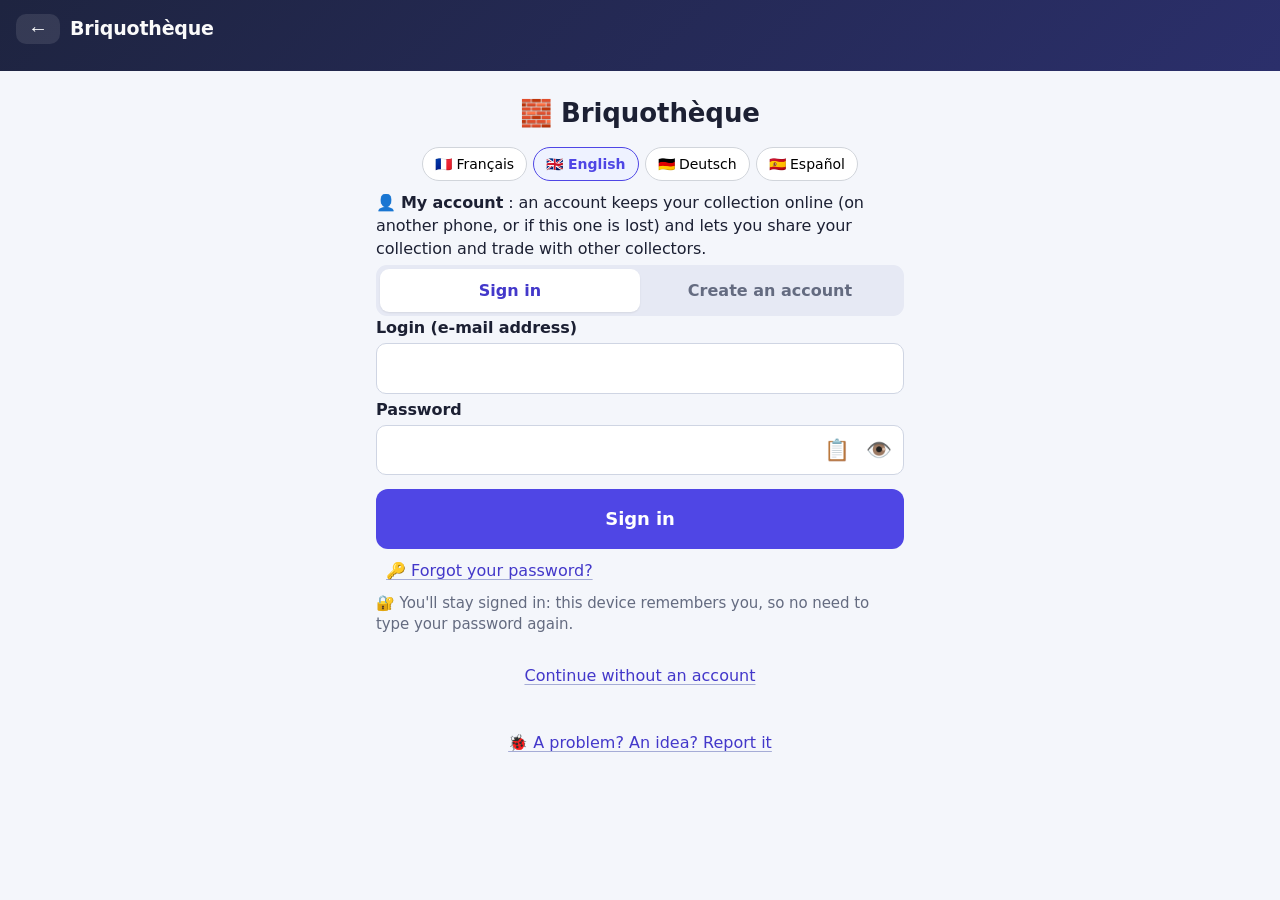
<file: index.html>
<!doctype html>
<html lang="fr">
<head>
<meta charset="utf-8">
<meta name="viewport" content="width=device-width, initial-scale=1, viewport-fit=cover">
<title>Briquothèque</title>
<meta name="theme-color" content="#18181b">
<link rel="manifest" href="manifest.json">
<link rel="icon" href="icones/briquotheque-192.png">
<link rel="apple-touch-icon" href="icones/briquotheque-192.png">
<link rel="stylesheet" href="style.css">
</head>
<body>
<header>
  <h1><button id="bouton-retour-entete" class="retour-entete" data-action="retour-entete" aria-label="Retour" title="Retour" hidden>←</button><span id="titre-appli">Briquothèque</span></h1>
  <div class="entete-bas">
    <div id="fichier-info" class="fichier-info"></div>
    <!-- connecté : amis en ligne et pseudo (js/amis.js) -->
    <div id="entete-compte" class="entete-compte" hidden>
      <button id="entete-amis" class="puce-entete" data-action="amis" aria-label="Mes amis">👥</button>
      <button id="entete-pseudo" class="puce-entete" data-action="compte"></button>
    </div>
  </div>
</header>
<nav id="arborescence" class="arborescence" aria-label="Menus" hidden></nav>

<main>
  <!-- Bandeau : modifications à enregistrer -->
  <div id="bandeau-save" class="bandeau" hidden>
    <span id="bandeau-texte"></span>
    <button class="petit" data-action="enregistrer">Enregistrer</button>
  </div>

  <!-- 1. Pas encore de fichier -->
  <section id="ecran-fichier" class="ecran" hidden>
    <p class="intro">Bienvenue ! Votre collection est rangée directement dans l'appli et enregistrée au fur et à mesure.</p>
    <button class="gros-bouton rouge" data-action="base-creer">🗄️ Commencer ma collection</button>
    <button class="gros-bouton vert" data-action="base-depuis-excel">📥 Reprendre ma collection d'un fichier Excel</button>
    <input type="file" id="input-excel-base" accept=".xlsx,application/vnd.openxmlformats-officedocument.spreadsheetml.sheet" hidden>
    <button class="gros-bouton gris" data-action="compte">👤 J'ai un compte : retrouver ma collection</button>
    <!-- arrivée depuis la mini-appli Blisters JB (fichier « transfert_vers_appli_complete…zip », 06/11/2026) -->
    <label class="gros-bouton bleu">📲 Je viens de la mini-appli Blisters JB : reprendre mes blisters
      <input type="file" id="input-transfert" accept=".zip,application/zip" hidden></label>
    <button class="bouton-lien" data-action="base">📚 Seulement contribuer à la base commune des blisters JB</button>
    <div class="choix-langue" aria-label="Langue"></div>
  </section>

  <!-- 2. Accueil -->
  <section id="ecran-accueil" class="ecran" hidden>
    <div class="bandeau base-vide-seul"><span>🗄️ Votre collection est vide</span>
      <button class="petit" data-action="base-depuis-excel">📥 Reprendre d'un fichier Excel</button></div>
    <!-- Rappel : catalogue BrickLink à mettre à jour (à partir du 2 du mois) -->
    <div id="bandeau-catalogue" class="bandeau bleu-fonce" hidden>
      <span>📚 Catalogue BrickLink à mettre à jour</span>
      <button class="petit" data-action="voir-catalogue">Comment ?</button>
    </div>

    <!-- Pas connecté : connexion proposée dès l'arrivée (js/compte.js) ; ensuite la session reste ouverte (connexion automatique) -->
    <div id="accueil-connexion" class="carte connexion-accueil" hidden>
      <p><b>👤 Connectez-vous</b> pour sauvegarder votre collection en ligne, échanger vos doubles et retrouver vos amis.
        <span class="score">Ensuite, la connexion se fait toute seule sur cet appareil.</span></p>
      <div class="deux-boutons">
        <button class="gros-bouton vert" data-compte-ouvrir="connexion">Se connecter</button>
        <button class="gros-bouton gris" data-compte-ouvrir="inscription">Créer un compte</button>
      </div>
      <button class="bouton-lien" data-action="connexion-plus-tard">Plus tard</button>
    </div>

    <p class="section-titre">➕ Ajouter à ma collection</p>
    <label class="action-principale">
      <span class="icone">📷</span>
      <span><b>Photographier</b><small>Figurine, blister JB, set… l'appli reconnaît ce que c'est</small></span>
      <input type="file" id="input-photo" accept="image/*" capture="environment" hidden>
    </label>
    <!-- deux gros boutons (Mathias, 07/11/2026 : « Photographier » proposait déjà le blister JB, « Ajouter un blister JB »
         faisait doublon) : prendre la photo, ou en choisir une déjà prise ; l'appli reconnaît ce que c'est dans les deux cas.
         Le blister JB direct (recto, verso, n°) reste dans la rubrique JB Spielwaren. -->
    <label class="action-principale action-blister">
      <span class="icone">🖼️</span>
      <span><b>Ajouter une photo déjà prise</b><small>Figurine, blister JB, set… depuis la galerie</small></span>
      <input type="file" id="input-galerie" accept="image/*" hidden>
    </label>
    <input type="file" id="input-blister" accept="image/*" capture="environment" hidden>
    <input type="file" id="input-blister-galerie" accept="image/*" hidden>
    <div class="tuiles">
      <button class="tuile" data-action="recherche"><span class="icone">🔍</span><b>Chercher par nom</b><small>Figurine (BrickLink)</small></button>
      <button class="tuile" data-action="saisie"><span class="icone">⌨️</span><b>Saisir un code</b><small>Un ou plusieurs codes</small></button>
      <button class="tuile" data-action="set"><span class="icone">🧱</span><b>Set LEGO</b><small>Ou Youmko, Pantasy, Cobi…</small></button>
      <label class="tuile"><span class="icone">🛒</span><b>Scanner une boîte</b><small>Code-barres d'un set, en magasin</small>
        <input type="file" id="input-boite" accept="image/*" capture="environment" hidden></label>
      <button class="tuile" data-action="objet"><span class="icone">🔑</span><b>Objet dérivé</b><small>Porte-clés, lampes, magnets…</small></button>
    </div>

    <p class="section-titre">📖 Ma collection</p>
    <div class="tuiles">
      <button class="tuile" data-action="collection"><span class="icone">📖</span><b>Ma collection</b><small>Figurines, sets, objets dérivés</small></button>
      <button class="tuile" data-action="valeur"><span class="icone">💶</span><b>Valeur</b><small>Ventes BrickLink sur 6 mois</small></button>
      <button class="tuile" data-action="statistiques"><span class="icone">📊</span><b>Statistiques</b><small>Séries complètes, manquantes</small></button>
      <button class="tuile" data-action="souhaits"><span class="icone">⭐</span><b>Ma liste de souhaits</b><small>Ce que vous voulez, sorties</small></button>
      <button class="tuile" data-action="justificatifs"><span class="icone">🧾</span><b>Justificatifs</b><small>Tickets, factures, captures</small></button>
      <button class="tuile" data-action="assurance"><span class="icone">🛡️</span><b>Dossier assureur</b><small>Inventaire estimé en PDF</small></button>
    </div>

    <!-- Tout JB Spielwaren au même endroit (demande de Mathias, 20/10/2026) : blisters, customs, tiles et autres objets -->
    <p class="section-titre">🟪 JB Spielwaren</p>
    <div class="tuiles">
      <button class="tuile" data-action="blister-ajouter"><span class="icone">📦</span><b>Ajouter un blister</b><small>Photo à prendre ou déjà prise</small></button>
      <button class="tuile" data-action="customs-voir"><span class="icone">🎨</span><b>Mes customs JB</b><small>Mes blisters, en photos</small></button>
      <button class="tuile" data-action="objets-jb-voir"><span class="icone">🟪</span><b>Tiles et objets JB</b><small>Tiles, vignettes, chromés…</small></button>
      <button class="tuile" data-action="objet-jb"><span class="icone">➕</span><b>Ajouter un tile ou un objet</b><small>Nom, photo, quantité</small></button>
      <button class="tuile" data-action="custom"><span class="icone">🔗</span><b>Figurine custom</b><small>Catalogue JB ou lien</small></button>
      <button class="tuile" data-action="achats"><span class="icone">🏷️</span><b>Mes achats customs</b><small>Prix payé et revente</small></button>
      <button class="tuile" data-action="base"><span class="icone">📚</span><b>Base de blisters</b><small>Commune à tous : photos, envois</small></button>
      <button class="tuile" data-action="consulter"><span class="icone">🗂️</span><b>Catalogue JB</b><small>Toutes les customs JB</small></button>
    </div>

    <p class="section-titre">🤝 Communauté</p>
    <div class="tuiles">
      <button class="tuile" data-action="echanges"><span class="icone">🔄</span><b>Échanges</b><small id="tuile-echanges-info">Doubles contre souhaits</small></button>
      <button class="tuile" data-action="amis"><span class="icone">👥</span><b>Mes amis</b><small>En ligne, demandes d'amis</small></button>
      <button class="tuile" data-action="compte"><span class="icone">👤</span><b>Mon compte</b><small id="tuile-compte-info">Connexion, sauvegarde en ligne</small></button>
    </div>

    <p class="section-titre">🔎 Découvrir</p>
    <div class="tuiles">
      <button class="tuile" data-action="nouveautes"><span class="icone">🆕</span><b>Nouveautés</b><small>Sorties LEGO par thème</small></button>
      <button class="tuile" data-action="magasins-autour"><span class="icone">📍</span><b>Magasins proches</b><small>Boutiques LEGO et jouets</small></button>
    </div>

    <p class="section-titre">🖨️ Imprimer et exporter</p>
    <div class="tuiles">
      <button class="tuile" data-action="impression"><span class="icone">🖨️</span><b>Imprimer des étiquettes</b><small>À la taille de vos étiquettes</small></button>
      <button class="tuile" data-action="exports"><span class="icone">📤</span><b>Exporter</b><small>Excel, PDF, CSV, BrickLink</small></button>
    </div>

    <details class="outils" id="outils">
      <summary>Outils <span class="score" id="version-appli"></span></summary>
      <p class="sous-titre">🌐 Langue</p>
      <div class="choix-langue" aria-label="Langue"></div>
      <p class="sous-titre">📱 Appli Android</p>
      <a class="bouton gris" href="telechargement/briquotheque.apk" download="Briquotheque.apk">📥 Télécharger l'appli Android (.apk)</a>
      <p class="aide">Ouvrez le fichier téléchargé : Android demande une fois d'autoriser l'installation depuis Chrome. L'appli se met à jour toute seule.
        Sur iPhone : dans Safari, « Partager » puis « Sur l'écran d'accueil ».</p>
      <details class="langue-verif"><summary data-action="langue-controle">Contrôle de la langue : textes pas encore traduits <span id="langue-controle"></span></summary>
        <div id="langue-manquants"></div></details>
      <div id="bloc-erreurs" class="alerte" hidden><b>⚠️ Dernières erreurs</b>
        <pre id="liste-erreurs" class="score" style="white-space:pre-wrap;margin:6px 0 0"></pre></div>
      <button class="bouton gris" data-action="signaler">🐞 Signaler un problème ou proposer une amélioration</button>
      <button class="bouton gris" data-action="rapports-recus" id="btn-rapports-recus" hidden>📬 Rapports reçus</button>
      <button class="bouton gris" data-action="commune-migrer" id="btn-commune-migrer" hidden>🌐 Recopier l'ancienne base commune (photos visibles de tous)</button>
      <p class="aide">Un blocage, un bug, ou une amélioration à proposer ? Le message part directement au créateur de l'appli, avec une capture d'écran si vous voulez. Pour un problème, il décrit aussi l'appli (version, téléphone, écran, dernières actions et erreurs), sans rien de votre collection ni de vos photos.</p>
      <div id="bloc-catalogue" class="bloc-catalogue">
        <p class="sous-titre">🔄 Mises à jour</p>
        <p class="aide">Les catalogues se mettent à jour tout seuls : sets, nouveautés, objets dérivés et prix LEGO France
          chaque nuit ; nouvelles figurines BrickLink chaque mois. Ce bouton les relit tout de suite.</p>
        <p class="aide" id="catalogue-info"></p>
        <button class="gros-bouton vert" data-action="tout-mettre-a-jour">🔄 Tout mettre à jour</button>
        <p class="aide" id="maj-etat"></p>
        <details class="aide"><summary>Mettre à jour le catalogue BrickLink à la main (secours)</summary>
        <ol class="aide etapes">
          <li>Connectez-vous sur BrickLink, puis ouvrez la <a href="https://www.bricklink.com/catalogDownload.asp" target="_blank" rel="noopener">page de téléchargement du catalogue</a>.</li>
          <li>Choisissez <b>Catalog Items</b>, <b>Minifigures</b>, <b>Tab-Delimited File</b> (cochez <b>Year Released</b> si proposé), puis <b>Download</b>.</li>
          <li>Touchez le bouton ci-dessous et choisissez le fichier téléchargé (<b>Minifigures.txt</b>, parfois nommé Minifigures.txt.xml).</li>
        </ol>
        <label class="bouton">📥 Mettre à jour le catalogue BrickLink
          <input type="file" id="input-catalogue" hidden>
        </label>
        </details>
      </div>
      <hr>
      <label class="case-a-cocher" id="bloc-reglage-camps" hidden><input type="checkbox" id="reglage-camps"> Star Wars rangé par camps : Gentils (vert), Méchants (rouge), Zone grise — étiquettes de couleur</label>
      <button class="bouton gris" data-action="base-depuis-excel">📥 Reprendre un fichier Excel (remplace la collection)</button>
      <p class="aide" id="info-sauvegarde"></p>
      <button class="bouton bleu" data-action="sauvegarde-en-ligne">☁️ Sauvegarder en ligne maintenant (dépôt privé)</button>
      <button class="bouton gris" data-action="restaurer-en-ligne">☁️ Restaurer la sauvegarde en ligne</button>
    </details>
  </section>

  <!-- Recadrage de la photo -->
  <section id="ecran-recadrage" class="ecran" hidden>
    <p class="intro" id="recadrage-titre">Encadrez la figurine : glissez le cadre, ou tirez ses coins.</p>
    <div id="recadrage-zone" class="recadrage-zone">
      <img id="recadrage-image" alt="">
      <div id="recadrage-cadre" class="recadrage-cadre">
        <span data-coin="hg" class="coin hg"></span><span data-coin="hd" class="coin hd"></span>
        <span data-coin="bg" class="coin bg"></span><span data-coin="bd" class="coin bd"></span>
      </div>
    </div>
    <button class="gros-bouton vert" data-action="recadrage-ok">✂️ Identifier cette zone</button>
    <button class="bouton gris" data-action="recadrage-entiere">Utiliser toute la photo</button>
    <button class="bouton-lien" data-action="recadrage-annuler">Annuler</button>
  </section>

  <!-- Consultation de la collection (lecture seule) -->
  <section id="ecran-collection" class="ecran" hidden>
    <!-- ajouter directement depuis Ma collection (Mathias, 11/10/2026) : mêmes choix qu'à l'accueil ; les photos passent
         par les mêmes champs (label for=…) que les gros boutons de l'accueil -->
    <details class="ajouter-collection">
      <summary class="bouton">➕ Ajouter à ma collection</summary>
      <div class="tuiles">
        <label class="tuile" for="input-photo"><span class="icone">📷</span><b>Photographier</b><small>Figurine, blister, set… reconnu</small></label>
        <label class="tuile" for="input-galerie"><span class="icone">🖼️</span><b>Photo déjà prise</b><small>Figurine, blister, set… reconnu</small></label>
        <button class="tuile" data-action="recherche"><span class="icone">🔍</span><b>Chercher par nom</b><small>Figurine (BrickLink)</small></button>
        <button class="tuile" data-action="saisie"><span class="icone">⌨️</span><b>Saisir un code</b><small>Un ou plusieurs codes</small></button>
        <button class="tuile" data-action="custom"><span class="icone">🎨</span><b>Figurine custom</b><small>Catalogue JB ou lien</small></button>
        <button class="tuile" data-action="set"><span class="icone">🧱</span><b>Set LEGO</b><small>Ou Youmko, Pantasy, Cobi…</small></button>
        <label class="tuile"><span class="icone">🛒</span><b>Scanner une boîte</b><small>Code-barres d'un set</small>
          <input type="file" id="input-boite-collection" accept="image/*" capture="environment" hidden></label>
        <button class="tuile" data-action="objet"><span class="icone">🔑</span><b>Objet dérivé</b><small>Porte-clés, lampes, magnets…</small></button>
        <button class="tuile" data-action="objet-jb"><span class="icone">🟪</span><b>Tile ou objet JB</b><small>Tiles, vignettes, chromés…</small></button>
      </div>
    </details>
    <input id="collection-recherche" class="champ" type="search" placeholder="🔍 Nom ou code…" autocomplete="off">
    <div id="collection-onglets" class="puces"></div>
    <div class="bascule" id="collection-bascule">
      <button data-vue="liste" class="choisi">Liste</button>
      <button data-vue="vignettes">Vignettes</button>
    </div>
    <p class="aide" id="collection-info"></p>
    <div id="collection-contenu"></div>
    <button class="bouton gris" data-action="accueil">↩︎ Retour</button>
  </section>

  <!-- Figurine custom (JB Spielwaren ou autre) -->
  <section id="ecran-custom" class="ecran" hidden>
    <p class="intro">🎨 Figurine <b>custom</b> (JB Spielwaren ou autre fabricant) : elle sera rangée dans l'onglet « Customs ».</p>
    <img id="custom-photo" class="photo-apercu" alt="Photo du blister">
    <label for="custom-recherche" class="etiquette-champ">Chercher dans le catalogue JB Spielwaren</label>
    <input id="custom-recherche" class="champ" type="search" autocomplete="off" placeholder="ex. clone, witch, knight…">
    <p class="aide" id="custom-recherche-info"></p>
    <div id="custom-indice"></div>
    <div id="custom-resultats" class="grille"></div>
    <button class="bouton gris" id="btn-encadrer-nom" hidden>✂️ Encadrer le nom moi-même</button>
    <div id="custom-choisie"></div>
    <label for="custom-lien" class="etiquette-champ">Lien de la page de la figurine (facultatif)</label>
    <input id="custom-lien" class="champ" type="url" inputmode="url" autocomplete="off" placeholder="https://www.jb-spielwaren.de/…">
    <p class="aide">Sur la page de la figurine : ⋮ → <b>Partager</b> → <b>Copier le lien</b>, puis collez-le ici.<span class="excel-seul"> Le QR code de l'étiquette ouvrira cette page. Sans lien, l'étiquette n'aura pas de QR code.</span></p>
    <label for="custom-nom" class="etiquette-champ">Nom de la figurine</label>
    <input id="custom-nom" class="champ" autocomplete="off" placeholder="ex. CLONE TROOPER 501st">
    <p class="aide excel-seul" id="custom-code"></p>
    <div class="apercu-etiquette excel-seul" id="custom-apercu"></div>
    <div id="custom-alerte"></div>
    <label class="case-a-cocher"><input type="checkbox" id="custom-non-numerote"> Non numérotée (pas de série limitée)</label>
    <div id="custom-bloc-numeros">
      <label for="custom-serie" class="etiquette-champ">Série limitée à</label>
      <input id="custom-serie" class="champ" inputmode="numeric" autocomplete="off" placeholder="ex. 250">
      <label class="etiquette-champ" id="custom-numeros-titre">N° de l'exemplaire (écrit sur le blister)</label>
      <div id="custom-numeros" class="grille-numeros">
        <input id="custom-exemplaire" class="champ" inputmode="numeric" autocomplete="off" placeholder="ex. 189">
      </div>
      <p class="aide" id="custom-numeros-etat"></p>
    </div>
    <p class="question">Ajouter à ma collection ?</p>
    <div class="oui-non">
      <button class="gros-bouton gris" data-action="non">Non</button>
      <button class="gros-bouton vert" data-action="custom-oui">Oui</button>
    </div>
  </section>

  <!-- Valeur de la collection (js/valeur.js) : prix relevés dans le dépôt GitHub privé -->
  <!-- Nouveautés LEGO (js/ecran_nouveautes.js) : sorties de l'année par thème, relues chaque nuit (Rebrickable) -->
  <section id="ecran-nouveautes" class="ecran" hidden>
    <p class="intro">🆕 <b>Nouveautés LEGO</b> <span class="score" id="nv-maj"></span>
      <button class="petit" id="nv-actualiser">🔄 Actualiser</button></p>
    <input id="nv-recherche" class="champ" type="search" autocomplete="off" placeholder="🔍 Filtrer (ex. shrek, vador, 75412)">
    <div class="bascule" id="nv-onglets">
      <button data-nv="mois" class="choisi">📅 Par mois</button>
      <button data-nv="figurines">🧍 Figurines</button>
      <button data-nv="sets">🧱 Sets</button>
      <button data-nv="objets">🔑 Objets</button>
    </div>
    <div id="nv-themes" class="puces"></div>
    <div id="nv-contenu"></div>
    <button class="bouton gris" data-action="accueil">↩︎ Retour</button>
  </section>

  <!-- Objets dérivés LEGO (catalogue BrickLink « Gear ») : onglet « Objets dérivés » (js/objets.js) -->
  <section id="ecran-objet" class="ecran" hidden>
    <p class="intro">🔑 <b>Objet dérivé LEGO</b> : porte-clés, porte-clés lumineux, magnet, réveil… Il est valorisé d'après
      les ventes BrickLink, grâce à son numéro BrickLink.</p>
    <label class="gros-bouton vert">📷 Photographier l'étiquette (face avant)
      <input type="file" id="input-objet-photo" accept="image/*" capture="environment" hidden></label>
    <p class="aide">L'appli lit la référence imprimée au-dessus du code-barres (ex. KE48H) et retrouve l'objet. Ou tapez son nom :</p>
    <label for="objet-nom" class="etiquette-champ">Ce que c'est</label>
    <input id="objet-nom" class="champ" autocomplete="off" placeholder="ex. ghost key light, vader, KE48H">
    <div id="objet-nouveautes" class="grille"></div>
    <button class="bouton bleu" data-action="objet-chercher">🔎 Trouver son numéro sur BrickLink</button>
    <p class="aide">Sur BrickLink, ouvrez le bon objet : son numéro est écrit sous le nom (« Item No »). Recopiez-le ci-dessous.</p>
    <label for="objet-code" class="etiquette-champ">Numéro BrickLink</label>
    <input id="objet-code" class="champ" autocomplete="off" autocapitalize="characters" placeholder="ex. 5005374 ou LGL-KE7">
    <label for="objet-type" class="etiquette-champ">Type</label>
    <select id="objet-type" class="champ">
      <option value="Porte-clés">Porte-clés</option><option value="Porte-clés lumineux">Porte-clés lumineux</option><option value="Lampe / torche">Lampe / torche</option><option value="Magnet">Magnet</option>
      <option value="Montre / réveil">Montre / réveil</option><option value="Stylo / papeterie">Stylo / papeterie</option><option value="Autre">Autre</option>
    </select>
    <label for="objet-etat" class="etiquette-champ">État</label>
    <select id="objet-etat" class="champ"><option value="Neuf (emballage)">Neuf (emballage)</option><option value="Occasion">Occasion</option></select>
    <label for="objet-quantite" class="etiquette-champ">Quantité</label>
    <input id="objet-quantite" class="champ" type="number" min="1" value="1" inputmode="numeric">
    <label for="objet-remarques" class="etiquette-champ">Remarques (facultatif)</label>
    <input id="objet-remarques" class="champ" autocomplete="off" placeholder="ex. carton 3, pile à changer">
    <div class="deux-champs">
      <div><label class="etiquette-champ" for="objet-prix">Prix payé (€, facultatif)</label>
        <input id="objet-prix" class="champ" inputmode="decimal" autocomplete="off" placeholder="par exemplaire"></div>
      <div><label class="etiquette-champ" for="objet-date">Acheté le (facultatif)</label>
        <input id="objet-date" class="champ" type="date"></div></div>
    <button class="gros-bouton vert" data-action="objet-ajouter">➕ Ajouter à ma collection</button>
    <div id="objet-liste"></div>
  </section>

  <!-- Tiles et autres objets JB Spielwaren (js/objets_jb.js) -->
  <section id="ecran-objet-jb" class="ecran" hidden>
    <p class="intro">🟪 <b>Tile ou objet JB Spielwaren</b> : tile (petite plaque imprimée), vignette, élément chromé, pièce
      imprimée, poster… Souvent offerts : le prix payé est facultatif.</p>
    <label class="gros-bouton vert">📷 Photographier l'objet (facultatif)
      <input type="file" id="input-jb-photo" accept="image/*" capture="environment" hidden></label>
    <img id="jb-apercu" class="photo-apercu" alt="" hidden>
    <label for="jb-type" class="etiquette-champ">Type</label>
    <select id="jb-type" class="champ"></select>
    <label for="jb-nom" class="etiquette-champ">Nom</label>
    <input id="jb-nom" class="champ" autocomplete="off" placeholder="ex. Tile Darth Donut, ou ce qui est imprimé dessus">
    <label for="jb-quantite" class="etiquette-champ">Quantité</label>
    <input id="jb-quantite" class="champ" type="number" min="1" value="1" inputmode="numeric">
    <label for="jb-prix" class="etiquette-champ">Prix payé par exemplaire (facultatif : vide si offert)</label>
    <input id="jb-prix" class="champ" inputmode="decimal" autocomplete="off" placeholder="vide si offert">
    <label for="jb-date" class="etiquette-champ">Date d'achat (facultatif)</label>
    <input id="jb-date" class="champ" type="date">
    <label for="jb-remarques" class="etiquette-champ">Remarques (facultatif)</label>
    <input id="jb-remarques" class="champ" autocomplete="off" placeholder="ex. stream du 12/10, boîte 2">
    <button class="gros-bouton vert" data-action="objet-jb-ajouter">➕ Ajouter à ma collection</button>
    <button class="bouton gris" data-action="objets-jb-voir">🟪 Voir mes tiles et objets JB</button>
    <button class="bouton bleu" id="jb-importer" data-action="objet-jb-importer" hidden>📥 Reprendre mes achats (tiles, vignettes… des directs Whatnot)</button>
  </section>

  <!-- Compte en ligne (js/compte.js, Supabase) : connexion, sauvegarde en ligne de la collection -->
  <section id="ecran-compte" class="ecran" hidden>
    <div id="compte-contenu"></div>
  </section>

  <!-- Amis et présence (js/amis.js) -->
  <section id="ecran-amis" class="ecran" hidden>
    <div id="amis-contenu"></div>
  </section>

  <!-- Ce qu'un ami a partagé (js/partages.js) : sa collection ou ses doubles, en lecture seule, sans valeur -->
  <section id="ecran-partage" class="ecran" hidden>
    <p class="intro" id="partage-titre"></p>
    <div id="partage-actions"></div>
    <input id="partage-recherche" class="champ" type="search" placeholder="🔍 Nom ou code…" autocomplete="off">
    <div id="partage-liste" class="carte"></div>
    <button class="bouton gris" data-partage-fichier-vu>📄 Fichier de cette liste</button>
    <button class="bouton-lien" data-action="amis">← Mes amis</button>
  </section>

  <!-- Échanges entre collectionneurs (js/echanges.js) -->
  <section id="ecran-echanges" class="ecran" hidden>
    <div id="echanges-contenu"></div>
  </section>

  <!-- Coffre à justificatifs d'achat (js/justificatifs.js) : tickets, factures, captures de commandes -->
  <section id="ecran-justificatifs" class="ecran" hidden>
    <p class="intro">🧾 <b>Justificatifs d'achat</b> : photographiez vos tickets et factures, ou ajoutez la capture d'écran
      d'une commande (Whatnot, JB Spielwaren, eBay…). Ils servent de preuves pour l'assureur et rappellent ce que vous avez
      acheté, même quand la figurine n'est pas nommée sur la commande.</p>
    <div class="tuiles">
      <label class="tuile"><span class="icone">📷</span><b>Photographier</b><small>Ticket ou facture</small>
        <input type="file" id="input-justificatif-photo" accept="image/*" capture="environment" hidden></label>
      <label class="tuile"><span class="icone">🖼️</span><b>Capture d'écran</b><small>Ou photo déjà prise</small>
        <input type="file" id="input-justificatif-galerie" accept="image/*" multiple hidden></label>
    </div>
    <p class="aide" id="justificatifs-info"></p>
    <div id="justificatifs-liste" class="base-liste"></div>
    <button class="gros-bouton gris" id="justificatifs-sauver" data-action="justificatifs-sauver" hidden>📤 Sauvegarder mes justificatifs (.zip)</button>
    <label class="bouton-lien">📥 Reprendre une sauvegarde de justificatifs
      <input type="file" id="input-justificatifs-zip" accept=".zip,application/zip" hidden></label>
  </section>

  <!-- Dossier pour l'assureur (js/assurance.js) : inventaire estimé, à enregistrer en PDF ou en tableur -->
  <section id="ecran-assurance" class="ecran" hidden>
    <div class="pas-imprime">
      <p class="intro">🛡️ <b>Dossier pour l'assureur</b> : l'inventaire complet de votre collection, article par article, avec
        sa valeur estimée, la méthode et la date des prix. Vous l'enregistrez en PDF pour l'envoyer à votre assureur.
        <a href="methode.html">ℹ️ Comment est calculée la valeur ?</a></p>
      <label for="assurance-nom" class="etiquette-champ">Nom du propriétaire</label>
      <input id="assurance-nom" class="champ" autocomplete="name">
      <label for="assurance-adresse" class="etiquette-champ">Adresse (facultatif)</label>
      <input id="assurance-adresse" class="champ" autocomplete="street-address">
      <label for="assurance-contrat" class="etiquette-champ">N° de contrat d'assurance (facultatif)</label>
      <input id="assurance-contrat" class="champ" autocomplete="off">
      <label class="case-a-cocher"><input type="checkbox" id="assurance-photos" checked> Avec les photos des articles</label>
      <label class="case-a-cocher"><input type="checkbox" id="assurance-justificatifs" checked> Avec mes justificatifs d'achat (🧾)</label>
      <button class="gros-bouton vert" data-action="assurance-preparer">📄 Préparer le dossier</button>
      <p class="aide" id="assurance-etat"></p>
      <div id="assurance-sortie" class="oui-non" hidden>
        <button class="gros-bouton bleu" data-action="assurance-imprimer">🖨️ Enregistrer en PDF</button>
        <button class="gros-bouton gris" data-action="assurance-tableur">📊 Tableur (.csv)</button>
      </div>
    </div>
    <div id="assurance-dossier"></div>
  </section>

  <section id="ecran-valeur" class="ecran" hidden>
    <p class="intro">💶 <b>Valeur de ma collection</b> : ce que coûterait son rachat aujourd'hui, d'après les ventes réelles
      BrickLink des 6 derniers mois et les prix LEGO. <a href="methode.html">ℹ️ Comment est calculée la valeur ?</a></p>
    <div id="valeur-bandeau" class="bandeau" hidden></div>
    <p class="aide" id="valeur-etat"></p>
    <div id="valeur-avancement" class="carte" hidden></div>
    <div id="valeur-jeton-bloc" class="carte" hidden>
      <label for="valeur-jeton" class="etiquette-champ">Jeton d'accès GitHub (github_pat_…)</label>
      <input id="valeur-jeton" class="champ champ-masque" type="text" autocomplete="off" autocapitalize="off" spellcheck="false" data-lpignore="true" data-1p-ignore placeholder="github_pat_…">
      <button class="bouton bleu" data-action="valeur-jeton">Enregistrer le jeton</button>
      <p class="aide">Il ne sert qu'à votre dépôt privé et reste dans ce téléphone.</p>
    </div>
    <div id="valeur-actions" hidden>
      <div class="tuiles">
        <button class="tuile" data-action="valeur-envoyer"><span class="icone">💶</span><b>Valoriser ma collection</b><small>Relever les prix de mes articles</small></button>
        <button class="tuile" data-action="valeur-actualiser"><span class="icone">🔄</span><b>Actualiser</b><small>Lire les derniers prix</small></button>
      </div>
      <button class="bouton gris" data-action="valeur-customs">📥 Ajouter mes customs achetées (reçus JB et Whatnot)</button>
      <div id="valeur-resultat"></div>
      <button class="bouton-lien" data-action="valeur-remplacer-jeton">🔑 Remplacer le jeton (nouveau jeton GitHub)</button>
      <button class="bouton-lien" data-action="valeur-oublier">Retirer le jeton de ce téléphone</button>
    </div>
  </section>

  <!-- Mes achats de customs (js/achats.js) : nommer les achats en lot, prix payé et prix de revente par figurine -->
  <section id="ecran-achats" class="ecran" hidden>
    <p class="intro">🏷️ <b>Mes achats de customs</b> : le prix payé de chaque exemplaire (frais de port compris), pour savoir à
      combien revendre vos doubles.</p>
    <div class="onglets-achats">
      <button class="bouton" id="achats-onglet-nommer" data-action="achats-nommer">À nommer</button>
      <button class="bouton" id="achats-onglet-figurines" data-action="achats-figurines">Par figurine</button>
      <button class="bouton" id="achats-onglet-vendre" data-action="achats-vendre">À vendre</button>
    </div>
    <details class="carte">
      <summary>Réglages de la revente</summary>
      <label for="achats-frais" class="etiquette-champ">Frais de vente (% du prix de vente, commission + paiement)</label>
      <input id="achats-frais" class="champ" inputmode="decimal">
      <label for="achats-fixe" class="etiquette-champ">Frais fixes par vente (€)</label>
      <input id="achats-fixe" class="champ" inputmode="decimal">
      <label for="achats-marge" class="etiquette-champ">Marge voulue (% du prix payé)</label>
      <input id="achats-marge" class="champ" inputmode="decimal">
      <p class="aide">Vérifiez les frais actuels sur Whatnot (ou la plateforme où vous vendez). Le prix de revente conseillé
        vous rend le prix payé plus la marge, une fois les frais retirés (arrondi à l'euro supérieur).
        <a href="methode.html">ℹ️ Toutes les méthodes de calcul</a></p>
    </details>
    <label class="case-a-cocher" id="achats-filtre" hidden><input type="checkbox" id="achats-doublons"> Seulement les figurines en plusieurs exemplaires</label>
    <div id="achats-liste"></div>
    <button class="bouton gris" data-action="accueil">↩︎ Retour</button>
  </section>

  <!-- Consulter la base des figurines JB (js/consulter.js) -->
  <section id="ecran-consulter" class="ecran" hidden>
    <p class="intro">🗂️ <b>Base des figurines JB</b> : le catalogue JB Spielwaren, les figurines retirées retrouvées ailleurs
      et les blisters photographiés par les collectionneurs.</p>
    <input id="consulter-recherche" class="champ" type="search" autocomplete="off" placeholder="Chercher un nom (ex. donut, chrome, vader)">
    <select id="consulter-filtre" class="champ">
      <option value="tout">Toute la base</option>
      <option value="jb">En vente chez JB</option>
      <option value="retirees">Épuisées / plus en vente chez JB</option>
      <option value="album">Photos de collectionneurs</option>
      <option value="mes">Mes photos de blisters</option>
    </select>
    <p class="aide" id="consulter-info"></p>
    <div id="consulter-liste" class="grille"></div>
    <button class="bouton gris" id="consulter-plus" hidden>Voir plus</button>
    <button class="bouton gris" data-action="accueil">↩︎ Retour</button>
  </section>

  <!-- Sets LEGO (js/sets.js) : numéro -> fiche, état, boîte, notice, figurines -> onglet « Sets » -->
  <section id="ecran-set" class="ecran" hidden>
    <label for="set-marque" class="etiquette-champ">Marque</label>
    <select id="set-marque" class="champ"></select>
    <input id="set-marque-autre" class="champ" autocomplete="off" placeholder="Nom de la marque" hidden>
    <div id="set-bloc-lego">
    <label for="set-numero" class="etiquette-champ">🧱 Numéro ou nom du set LEGO</label>
    <input id="set-numero" class="champ" type="search" autocomplete="off" placeholder="ex. 75192 ou death star">
    <p class="aide" id="set-info"></p>
    <label class="bouton gris">📥 Importer une liste de sets (depuis un fichier Excel)
      <input type="file" id="input-import-sets" accept=".xlsx,application/vnd.openxmlformats-officedocument.spreadsheetml.sheet" hidden>
    </label>
    <div id="set-fiche"></div>
    </div>
    <div id="set-bloc-marque" hidden>
      <p class="aide">Les autres marques ne sont pas dans les catalogues LEGO : renseignez le set vous-même. Sa valeur : le prix
        sur le site du fabricant s'il le vend encore, sinon les annonces eBay France, sinon votre prix payé.</p>
      <label for="set-m-numero" class="etiquette-champ">Numéro (sur la boîte)</label>
      <input id="set-m-numero" class="champ" autocomplete="off" placeholder="ex. 2299">
      <label for="set-m-nom" class="etiquette-champ">Nom</label>
      <input id="set-m-nom" class="champ" autocomplete="off" placeholder="ex. Titanic">
      <div class="deux-champs">
        <div><label for="set-m-pieces" class="etiquette-champ">Pièces</label><input id="set-m-pieces" class="champ" inputmode="numeric"></div>
        <div><label for="set-m-annee" class="etiquette-champ">Année</label><input id="set-m-annee" class="champ" inputmode="numeric"></div>
      </div>
      <label for="set-m-prix-fabricant" class="etiquette-champ">Prix sur le site du fabricant (€, s'il le vend encore)</label>
      <input id="set-m-prix-fabricant" class="champ" inputmode="decimal" placeholder="prix affiché pour la France, ex. 299,00">
    </div>
    <div id="set-details" hidden>
      <label for="set-etat" class="etiquette-champ">État</label>
      <select id="set-etat" class="champ">
        <option value="Neuf scellé">Neuf scellé</option><option value="Monté">Monté</option><option value="Démonté (en boîte)">Démonté (en boîte)</option><option value="Sans figurines">Sans figurines</option><option value="Incomplet">Incomplet</option><option value="Boîte seule (vide)">Boîte seule (vide)</option><option value="Autre">Autre</option>
      </select>
      <label class="case-a-cocher"><input type="checkbox" id="set-boite"> Boîte d'origine</label>
      <label class="case-a-cocher"><input type="checkbox" id="set-notice"> Notice</label>
      <div class="deux-champs">
        <div><label class="etiquette-champ" for="set-prix">Prix payé (€, facultatif)</label>
          <input id="set-prix" class="champ" inputmode="decimal" autocomplete="off" placeholder="ex. 79,99"></div>
        <div><label class="etiquette-champ" for="set-date">Acheté le (facultatif)</label>
          <input id="set-date" class="champ" type="date"></div></div>
      <p class="sous-titre" id="set-figs-titre"></p>
      <div id="set-figs" class="base-liste"></div>
      <p class="question">Ajouter ce set à ma collection ?</p>
      <div class="oui-non">
        <button class="gros-bouton gris" data-action="accueil">Non</button>
        <button class="gros-bouton vert" data-action="set-ajouter">Oui</button>
      </div>
    </div>
  </section>

  <!-- Base commune des blisters JB : photos et noms de vos blisters, à exporter pour enrichir la base (js/base.js) -->
  <section id="ecran-base" class="ecran" hidden>
    <p class="intro">📚 <b>Base de blisters JB</b>, commune à tous (la vôtre, celle de votre ami, les collectionneurs) : photographiez vos blisters un par un (recto, puis verso). Le nom est lu tout seul : vérifiez-le, notez le numéro écrit à la main (« 143 of 250 »), puis « Ajouter ».
      L'appli compte vos exemplaires de chaque figurine et les compare à vos achats. « Envoyer » crée un fichier à
      m'envoyer : ces blisters seront ensuite reconnus par l'appli (nom et décor).</p>
    <label class="gros-bouton corail">📷 Photographier un blister
      <input type="file" id="input-base" accept="image/*" capture="environment" hidden>
    </label>
    <label class="bouton gris">🖼️ Choisir une photo déjà prise
      <input type="file" id="input-base-galerie" accept="image/*,application/pdf" hidden>
    </label>
    <label class="bouton gris">🗂️ Importer une série de scans (photos ou PDF : recto, verso, recto, verso…)
      <input type="file" id="input-base-scans" accept="image/*,application/pdf" multiple hidden>
    </label>
    <div id="base-autre" hidden>
      <label class="gros-bouton bleu-fonce">➕ <span id="btn-base-autre">Autre exemplaire</span>
        <input type="file" id="input-base-autre" accept="image/*" capture="environment" hidden></label>
      <!-- autre exemplaire depuis une photo déjà prise (Mathias, 06/11/2026) -->
      <label class="bouton gris">🖼️ <span id="btn-base-autre-galerie">Autre exemplaire : choisir une photo déjà prise</span>
        <input type="file" id="input-base-autre-galerie" accept="image/*" hidden></label>
      <button class="bouton-lien" data-action="base-autre">ou garder la même photo (plus rapide)</button>
    </div>
    <p class="score" id="base-cadre-memo" hidden>📌 Cadre mémorisé : les photos sont recadrées comme la première
      de la série. <button class="bouton-lien" data-action="base-oublier-cadre">Oublier ce cadre</button></p>
    <p class="alerte" id="base-serie-etat" hidden></p>
    <p class="aide" id="base-etat"></p>
    <div class="recto-verso">
      <img id="base-photo" class="photo-apercu" alt="Recto du blister">
      <img id="base-verso" class="photo-apercu" alt="Verso du blister" hidden>
    </div>
    <div class="suggestions" id="base-recadrer-boutons" hidden>
      <button class="petit" data-action="base-recadrer-recto">✂️ Recadrer le recto</button>
      <button class="petit" data-action="base-recadrer-verso" id="btn-recadrer-verso" hidden>✂️ Recadrer le verso</button>
    </div>
    <div id="base-recadrage" class="carte" hidden>
      <p class="aide" id="base-recadrage-titre">Ajustez le cadre autour du blister : glissez-le, ou tirez ses coins.</p>
      <div id="base-recadrage-zone" class="recadrage-zone"><img id="base-recadrage-image" alt="">
        <div id="base-recadrage-cadre" class="recadrage-cadre">
          <span data-coin="hg" class="coin hg"></span><span data-coin="hd" class="coin hd"></span>
          <span data-coin="bg" class="coin bg"></span><span data-coin="bd" class="coin bd"></span>
        </div></div>
      <label class="case-a-cocher"><input type="checkbox" id="base-recadrage-memoriser"> 📌 Garder ce cadre pour les photos
        suivantes (même installation : carton, support, téléphone au même endroit)</label>
      <button class="gros-bouton vert" data-action="base-recadrage-ok">✔ Garder ce cadre</button>
      <button class="bouton gris" data-action="base-recadrage-entiere">Garder la photo entière</button>
      <button class="bouton-lien" data-action="base-recadrage-annuler">Annuler</button>
    </div>
    <div id="base-etape-verso" class="carte" hidden>
      <p><b>📷 Maintenant le verso</b> : retournez le blister (le nom se lit pendant ce temps).</p>
      <label class="gros-bouton corail">📷 Photographier le verso
        <input type="file" id="input-base-verso" accept="image/*" capture="environment" hidden></label>
      <label class="bouton gris">🖼️ Choisir le verso dans les photos
        <input type="file" id="input-base-verso-galerie" accept="image/*" hidden></label>
    </div>
    <div id="base-fiche" hidden>
      <label for="base-nom" class="etiquette-champ">Nom imprimé sur le blister</label>
      <input id="base-nom" class="champ" autocomplete="off" autocapitalize="characters" placeholder="ex. SHINY DARK LORD">
      <div id="base-suggestions" class="suggestions"></div>
      <p class="score" id="base-verso-info" hidden></p>
      <label for="base-precision" class="etiquette-champ">Précision : personnage, couleur… (si le nom imprimé ne suffit pas)</label>
      <input id="base-precision" class="champ" autocomplete="off" autocapitalize="characters" placeholder="ex. Harley Quinn, chromée rose">
      <div id="base-identite"></div>
      <label class="bouton gris" id="base-verso-refaire" hidden>📷 Refaire la photo du verso
        <input type="file" id="input-base-verso2" accept="image/*" capture="environment" hidden></label>
      <p class="score" id="base-deja"></p>
      <div class="deux-champs">
        <div><label for="base-nombre" class="etiquette-champ">Exemplaires de cette figurine</label>
          <input id="base-nombre" class="champ" type="number" inputmode="numeric" min="1" max="99" value="1"></div>
        <div><label for="base-serie" class="etiquette-champ">Série limitée à</label>
          <input id="base-serie" class="champ" inputmode="numeric" autocomplete="off" placeholder="ex. 250"></div>
      </div>
      <label class="etiquette-champ" id="base-numeros-titre">N° de l'exemplaire</label>
      <div id="base-numeros" class="grille-numeros">
        <input id="base-numero" class="champ" inputmode="numeric" autocomplete="off" placeholder="ex. 143">
      </div>
      <p class="score" id="base-numeros-etat"></p>
      <!-- une photo par exemplaire (Mathias, 06/11/2026) : facultatif, sinon la même photo pour tous -->
      <div id="base-photos-detail" hidden>
        <p class="etiquette-champ">Photo de chaque exemplaire (facultatif : sinon la même photo pour tous)</p>
        <div id="base-photos-numeros" class="grille-photos"></div>
      </div>
      <label class="case-a-cocher"><input type="checkbox" id="base-non-numerote"> Non numérotée (pas de série limitée)</label>
      <label for="base-remarque" class="etiquette-champ">Note particulière (facultatif)</label>
      <input id="base-remarque" class="champ" autocomplete="off" autocapitalize="characters" placeholder="ex. SIGNÉE PAR L'ACTEUR, SPÉCIAL COMIC CON…">
      <div class="suggestions" id="base-notes">
        <button class="petit" data-note="SIGNÉE">✍️ SIGNÉE</button>
        <button class="petit" data-note="SPÉCIAL COMIC CON">🎪 COMIC CON</button>
        <button class="petit" data-note="ÉDITION SPÉCIALE">⭐ ÉDITION SPÉCIALE</button>
        <button class="petit" data-note="ERREUR D'IMPRESSION">❗ ERREUR D'IMPRESSION</button>
        <button class="petit" data-note="CADEAU / GIVEAWAY">🎁 CADEAU</button>
        <button class="petit" data-note="BRICKS OF MAZE">🧩 BRICKS OF MAZE</button>
      </div>
      <!-- prix payé de chaque blister (Mathias, 22/10/2026) : valeur de la collection et prix de revente ; reste dans le téléphone -->
      <div class="deux-champs">
        <div><label for="base-prix" class="etiquette-champ">Prix payé (€, facultatif)</label>
          <input id="base-prix" class="champ" inputmode="decimal" autocomplete="off" placeholder="ex. 24,90"></div>
        <div><label for="base-date-achat" class="etiquette-champ">Acheté le (facultatif)</label>
          <input id="base-date-achat" class="champ" type="date"></div>
      </div>
      <p class="aide">Prix d'un exemplaire, port compris : il sert à la valeur de la collection et aux prix de revente. Il reste dans votre téléphone.</p>
      <!-- un prix par n° (Mathias, 22/10/2026) : les exemplaires d'un même listing ne sont pas tous payés le même prix -->
      <div id="base-prix-detail" hidden>
        <label for="base-prix-total" class="etiquette-champ">Prix total payé pour tous les exemplaires (facultatif)</label>
        <input id="base-prix-total" class="champ" inputmode="decimal" autocomplete="off" placeholder="ex. 75">
        <p class="aide" id="base-prix-moyen"></p>
        <p class="etiquette-champ">Prix de chaque exemplaire (si les prix diffèrent ; vide : le prix ci-dessus)</p>
        <div id="base-prix-numeros" class="grille-prix"></div>
      </div>
      <div id="base-bloc-excel" hidden>
        <input type="checkbox" id="base-excel" checked hidden>
        <p class="score" id="base-excel-info"></p>
      </div>
      <button class="gros-bouton vert" data-action="base-ajouter">📚 Ajouter à ma collection</button>
      <p class="aide">Le blister rejoint aussi la base commune de reconnaissance (s'il n'y est pas déjà).</p>
      <button class="bouton-lien" data-action="base-ajouter-commune">Ce blister n'est pas à moi (vu en boutique, photo d'un ami…) : seulement pour la base commune</button>
    </div>
    <div class="carte">
      <p class="sous-titre" id="base-compte"></p>
      <p class="score" id="base-commune-etat"></p>
      <button class="bouton bleu" data-action="base-commune-envoyer" id="btn-base-commune" hidden>🌐 Envoyer à la base commune</button>
      <label class="bouton gris">📥 Ajouter un envoi de blisters (.zip de votre ami, ou le vôtre)
        <input type="file" id="input-base-reprendre" accept=".zip,application/zip" hidden></label>
      <button class="bouton bleu" data-action="base-exporter" id="btn-base-exporter">📤 Envoyer les blisters (un fichier .zip)</button>
      <p class="aide">Le fichier va dans « Téléchargements » : envoyez-le moi (ou mettez-le dans Google Drive). Les blisters
        restent dans le téléphone tant que vous ne les effacez pas.</p>
      <div class="onglets-achats">
        <button class="bouton actif" id="base-vue-photos" data-action="base-vue-photos">Dernières photos</button>
        <button class="bouton" id="base-vue-compte" data-action="base-vue-compte">Par figurine</button>
      </div>
      <input id="base-filtre" class="champ" type="search" autocomplete="off" placeholder="🔍 Chercher dans mes blisters (nom, n°…)">
      <div id="base-liste" class="base-liste"></div>
      <button class="bouton gris" data-action="base-importer-album" id="btn-base-album">📥 Reprendre les blisters de mon album photo</button>
      <button class="bouton gris" data-action="consulter">🗂️ Consulter toute la base</button>
      <button class="bouton gris" data-action="base-recadrer-tout" id="btn-base-recadrer-tout" hidden>✂️ Recadrer les photos déjà prises</button>
      <button class="bouton gris" data-action="base-a-refaire" id="btn-base-a-refaire" hidden>📏 Photos prises de loin ou mal cadrées</button>
      <button class="bouton-lien" data-action="base-vider" id="btn-base-vider">Effacer les blisters déjà exportés</button>
    </div>
  </section>

  <!-- Recherche par nom -->
  <section id="ecran-recherche" class="ecran" hidden>
    <label for="recherche-texte" class="etiquette-champ">Nom de la figurine (en anglais, comme sur BrickLink)</label>
    <input id="recherche-texte" class="champ" type="search" placeholder="ex. luke hoth, homer, gandalf" autocomplete="off">
    <p class="aide" id="recherche-info"></p>
    <div id="recherche-nouveautes" class="suggestions"></div>
    <div id="recherche-serie"></div>
    <div id="recherche-resultats" class="grille"></div>
    <button class="bouton gris" data-action="accueil">↩︎ Retour</button>
  </section>

  <!-- 3. Identification en cours -->
  <section id="ecran-chargement" class="ecran">
    <img id="photo-apercu" class="photo-apercu" alt="">
    <p class="attente"><span class="roue"></span> <span id="texte-chargement">Ouverture de votre collection…</span></p>
  </section>

  <!-- 4. Résultat -->
  <section id="ecran-resultat" class="ecran" hidden>
    <!-- photo de blister prise par « Photographier une figurine » (Mathias, 22/10/2026) : passage à la reconnaissance des blisters -->
    <div id="alerte-blister" hidden></div>
    <div id="carte-principale" class="carte"></div>
    <div id="zone-ajout"></div>
    <div id="autres" class="autres">
      <p class="sous-titre">Pas la bonne ? Autres possibilités :</p>
      <div id="liste-autres" class="grille"></div>
      <div class="actions-autres">
        <label class="bouton bleu" id="btn-dos">📷 Ajouter une photo de dos pour affiner
          <input type="file" id="input-dos" accept="image/*" capture="environment" hidden>
        </label>
        <button class="bouton bleu" data-action="google-lens">🔎 Chercher avec Google Lens</button>
        <button class="bouton bleu" data-action="porte-cles-chercher">🔑 C'est un porte-clés : le chercher par nom</button>
        <button class="bouton bleu" data-action="recherche">🔍 Chercher par nom</button>
        <button class="bouton bleu" data-action="nouveautes-series">🆕 Nouveautés (séries récentes, pas encore reconnues en photo)</button>
        <button class="bouton-lien" data-action="saisie">⌨️ Saisir le code à la main</button>
      </div>
    </div>
    <button class="bouton gris" data-action="accueil">↩︎ Nouvelle photo</button>
  </section>

  <!-- 5. Saisie manuelle -->
  <section id="ecran-saisie" class="ecran" hidden>
    <p class="alerte info" id="saisie-aide-lens" hidden>🔎 Dans Google Lens, repérez le code de la figurine (ex. « sw1022 ») ou son nom, puis tapez le code ci-dessous. Sans code, revenez et touchez « Chercher par nom ».</p>
    <label for="saisie-code" class="etiquette-champ">Code BrickLink de la figurine</label>
    <input id="saisie-code" class="champ" placeholder="ex. SW0631" autocapitalize="characters" autocomplete="off">
    <p class="aide">Vous ne connaissez pas le code ? <a id="lien-recherche" href="https://www.bricklink.com/catalogTree.asp?itemType=M" target="_blank" rel="noopener">Chercher sur BrickLink</a></p>
    <button class="gros-bouton vert" data-action="valider-saisie">Valider</button>
    <details class="carte" id="bloc-plusieurs-codes">
      <summary class="sous-titre">📋 Plusieurs figurines d'un coup</summary>
      <p class="aide">Tapez ou collez plusieurs codes BrickLink, séparés par des espaces, des virgules ou des retours à la
        ligne (ex. « SH0015 SH0036, SH0065 »). L'appli vous montre chaque figurine avant d'ajouter.</p>
      <label class="bouton gris">📷 Lire les codes sur des photos (vitrines, présentoirs…)
        <input type="file" id="input-plusieurs-photo" accept="image/*" multiple hidden></label>
      <p class="score" id="plusieurs-photo-etat"></p>
      <textarea id="plusieurs-codes" class="champ" rows="4" autocapitalize="characters" autocomplete="off" spellcheck="false"
        placeholder="SH0015 SH0036 SH0065…"></textarea>
      <button class="bouton bleu" data-action="verifier-plusieurs">Vérifier la liste</button>
      <div id="plusieurs-liste"></div>
    </details>
    <button class="bouton gris" data-action="accueil">Annuler</button>
  </section>

  <!-- 6. Confirmation -->
  <section id="ecran-ok" class="ecran" hidden>
    <div class="succes">✅ <span id="texte-ok"></span></div>
    <div id="fiche-ok"></div>
    <div class="etiquette-ok excel-seul"><span class="aide">Son étiquette :</span><div id="apercu-ok" class="apercu-etiquette"></div></div>
    <p class="aide excel-seul">Pensez à enregistrer le fichier pour le retrouver dans Google Drive.</p>
    <button class="gros-bouton vert excel-seul" data-action="enregistrer">📤 Enregistrer le fichier</button>
    <button class="gros-bouton rouge" data-action="suivante" id="btn-suivante">📷 Figurine suivante</button>
    <button class="bouton gris" data-action="voir-ajout">📚 Voir dans Ma collection</button>
    <button class="bouton-lien" data-action="accueil">Retour à l'accueil</button>
  </section>

  <!-- Enregistrement -->
  <section id="ecran-save" class="ecran" hidden>
    <p class="intro">Votre fichier mis à jour est prêt :</p>
    <p class="nom-fichier" id="nom-save"></p>
    <!-- Enregistrement direct (fenêtre d'enregistrement du téléphone, Google Drive compris) : un appui
         suffit les fois suivantes ; visible seulement si le navigateur le permet -->
    <div id="bloc-direct" class="carte" hidden>
      <button class="gros-bouton vert" data-action="enregistrer-direct" id="btn-direct">💾 Enregistrer</button>
      <p class="aide" id="aide-direct"></p>
      <button class="bouton-lien" data-action="enregistrer-ailleurs" id="btn-ailleurs" hidden>Enregistrer dans un autre fichier…</button>
    </div>
    <details id="bloc-telechargement" class="outils">
      <summary id="titre-telechargement">Autre méthode : télécharger, puis importer dans Google Drive</summary>
      <a class="gros-bouton vert" id="lien-telecharger" download>⬇️ 1. Télécharger le fichier</a>
      <div class="carte etapes-drive">
        <p class="sous-titre">2. Le mettre dans Google Drive</p>
        <ol class="etapes">
          <li>Ouvrez l'appli <b>Google Drive</b>.</li>
          <li>Touchez le bouton <b>+</b> (en bas à droite), puis <b>Importer</b>.</li>
          <li>Choisissez <b>Téléchargements</b>, puis le fichier dont le nom est affiché ci-dessus.</li>
        </ol>
      </div>
      <button class="bouton bleu" id="btn-partager" data-action="partager" hidden>📤 Ou : partager directement (Drive, e-mail…)</button>
      <p class="aide">Votre ancien fichier n'est pas effacé : le nouveau porte la date et l'heure dans son nom.</p>
    </details>
    <button class="bouton gris" data-action="accueil">↩︎ Retour</button>
  </section>
  <!-- signaler un problème depuis n'importe quel écran (Mathias, 06/11/2026), js/rapport.js -->
  <p class="pied-signaler"><button class="bouton-lien" data-action="signaler">🐞 Un problème ? Une idée ? Le signaler</button></p>
</main>

<dialog id="dialogue">
  <p id="dialogue-texte"></p>
  <div class="dialogue-boutons">
    <button class="bouton gris" value="non" id="dialogue-non">Non</button>
    <button class="bouton vert" value="oui" id="dialogue-oui">Oui</button>
  </div>
</dialog>

<!-- petit menu d'actions (choisirAction, js/app.js) -->
<dialog id="menu-actions" class="menu-actions">
  <p id="menu-titre"></p>
  <div id="menu-boutons"></div>
  <button class="bouton gris" id="menu-fermer">Fermer</button>
</dialog>
  <!-- Impression d'étiquettes à la taille choisie (js/impression.js) -->
  <section id="ecran-impression" class="ecran" hidden>
    <div class="pas-imprime colonne">
      <p class="intro">🖨️ <b>Imprimer des étiquettes</b><br><small>Sur une planche d'étiquettes autocollantes (A4) ou une
        imprimante d'étiquettes en rouleau. Choisissez le modèle de vos étiquettes, ou entrez vos propres mesures.</small></p>
      <button class="bouton gris" data-action="voir-planches">🗂️ Voir les étiquettes rangées en planches (par onglet)</button>
      <p class="sous-titre">1. Quelles étiquettes ?</p>
      <div id="imp-sources" class="puces"></div>
      <label class="case-a-cocher"><input type="checkbox" id="imp-nouvelles" checked> Seulement celles pas encore imprimées</label>
      <p class="aide" id="imp-compte"></p>
      <div id="imp-reglages" class="colonne">
        <p class="sous-titre">2. Format des étiquettes</p>
        <select id="imp-modele" class="champ" aria-label="Modèle d'étiquettes"></select>
        <div class="grille-reglages">
          <label>Papier<select id="imp-page" class="champ"><option value="A4">A4</option><option value="Lettre">Lettre (US)</option><option value="rouleau">Rouleau (une étiquette par page)</option></select></label>
          <label>Largeur (mm)<input id="imp-l" class="champ" inputmode="decimal"></label>
          <label>Hauteur (mm)<input id="imp-h" class="champ" inputmode="decimal"></label>
        </div>
        <div class="grille-reglages" id="imp-marges">
          <label>Marge du haut (mm)<input id="imp-mh" class="champ" inputmode="decimal"></label>
          <label>Marge de gauche (mm)<input id="imp-mg" class="champ" inputmode="decimal"></label>
          <label>Espace entre colonnes (mm)<input id="imp-eh" class="champ" inputmode="decimal"></label>
          <label>Espace entre lignes (mm)<input id="imp-ev" class="champ" inputmode="decimal"></label>
        </div>
        <p class="aide" id="imp-planche"></p>
        <div id="imp-depart-bloc"><label>Commencer à l'étiquette n° (planche déjà entamée)<input id="imp-depart" class="champ" type="number" inputmode="numeric" min="1" value="1"></label></div>
        <p class="sous-titre">3. Contenu</p>
        <label class="case-a-cocher"><input type="checkbox" id="imp-qr"> QR code (page BrickLink, ou du fabricant pour une custom)</label>
        <label class="case-a-cocher"><input type="checkbox" id="imp-nom"> Nom de la figurine sous le code</label>
        <label class="case-a-cocher"><input type="checkbox" id="imp-couleur"> Couleur du thème en fond (décochez pour une imprimante noir et blanc)</label>
        <label class="case-a-cocher"><input type="checkbox" id="imp-traits"> Traits de découpe (papier ordinaire)</label>
      </div>
      <p class="aide">Conseil : imprimez d'abord une page sur papier ordinaire et posez-la sur la planche, à contre-jour, pour
        vérifier l'alignement. Imprimez toujours en taille réelle (100 %), sans marges.</p>
      <div class="oui-non">
        <button class="gros-bouton gris" data-imp="apercu">👁️ Aperçu</button>
        <button class="gros-bouton vert" data-imp="imprimer">🖨️ Imprimer / PDF</button>
      </div>
      <p class="aide" id="imp-etat"></p>
      <button class="bouton-lien" data-imp="oublier">Tout remettre « à imprimer »</button>
      <button class="bouton gris" data-action="accueil">↩︎ Retour</button>
    </div>
    <div id="imp-feuilles"></div>
  </section>
  <style id="style-impression"></style>

  <!-- Statistiques de la collection (js/statistiques.js) -->
  <section id="ecran-statistiques" class="ecran" hidden>
    <p class="intro">📊 <b>Statistiques</b><br><small>Votre collection en chiffres, et ce qu'il manque pour compléter vos séries.</small></p>
    <div id="st-contenu" class="colonne"></div>
    <button class="bouton gris" data-action="accueil">↩︎ Retour</button>
  </section>

  <!-- Exports de la collection (js/exports.js) -->
  <section id="ecran-exports" class="ecran" hidden>
    <div class="pas-imprime colonne">
      <p class="intro">📤 <b>Exporter ma collection</b><br><small>Une copie de toute votre collection, à garder, retravailler
        ou partager. Votre collection n'est pas modifiée.</small></p>
      <p class="aide" id="exp-resume"></p>
      <button class="gros-bouton vert" data-action="export-excel">📊 Excel (.xlsx) : un onglet par catégorie</button>
      <button class="gros-bouton bleu" data-action="export-pdf">📄 PDF : liste imprimable</button>
      <button class="bouton gris" data-action="export-csv">🧾 CSV (tableur, toutes catégories)</button>
      <button class="bouton gris" data-action="export-bricklink">🧱 BrickLink (XML : figurines et sets)</button>
      <button class="bouton gris" data-action="export-sauvegarde">💾 Sauvegarde complète (.json)</button>
      <label class="bouton gris">📥 Restaurer une sauvegarde (.json) dans l'appli
        <input type="file" id="input-sauvegarde" accept=".json,application/json" hidden></label>
      <p class="aide">Les fichiers arrivent dans « Téléchargements ». Pour le PDF, choisissez « Enregistrer au format PDF »
        dans le menu qui s'ouvre.</p>
      <button class="bouton gris" data-action="accueil">↩︎ Retour</button>
    </div>
    <div id="exp-liste"></div>
  </section>

  <!-- Liste de souhaits (js/souhaits.js) : onglet « Souhaits » du fichier Excel -->
  <section id="ecran-souhaits" class="ecran" hidden>
    <p class="intro">⭐ <b>Ma liste de souhaits</b><br><small>Les figurines, customs, sets et objets que vous voulez. Ajoutez-en depuis leur fiche (« ⭐ Ajouter à ma liste de souhaits »). Touchez un souhait pour l'ajouter à votre collection ou le retirer de la liste.</small></p>
    <p class="aide" id="sh-info"></p>
    <div id="sh-contenu"></div>
    <button class="bouton gris" data-action="accueil">↩︎ Retour</button>
  </section>

<div id="toast" class="toast" hidden></div>

<script src="js/langue.js"></script>
<script src="js/clavier.js"></script>
<script src="js/orientation.js"></script>
<script src="lib/jszip.min.js"></script>
<script src="lib/qrcode.js"></script>
<script src="js/label.js"></script>
<script src="js/camps.js"></script>
<script src="js/recherche.js"></script>
<script src="js/xlsx.js"></script>
<script src="js/base_collection.js"></script>
<script src="js/cadre_tactile.js"></script>
<script src="js/recadrage.js"></script>
<script src="js/catalogue.js"></script>
<script src="js/empreinte.js"></script>
<script src="js/nouveautes.js"></script>
<script src="js/commune_en_ligne.js"></script>
<script src="js/catalogue_jb.js"></script>
<script src="lib/tesseract/tesseract.min.js"></script>
<script src="js/lecture_paddle.js"></script>
<script src="js/vision.js"></script>
<script src="js/blister.js"></script>
<script src="js/collection.js"></script>
<script src="js/app.js"></script>
<script src="js/base.js"></script>
<script src="js/base_commune.js"></script>
<script src="js/sets.js"></script>
<script src="js/import_sets.js"></script>
  <script src="js/objets.js"></script>
  <script src="js/objets_jb.js"></script>
  <script src="js/ecran_nouveautes.js"></script>
  <script src="js/souhaits.js"></script>
  <script src="js/impression.js"></script>
  <script src="js/exports.js"></script>
  <script src="js/statistiques.js"></script>
  <script src="js/valeur.js"></script>
  <script src="js/assurance.js"></script>
  <script src="js/export_vente.js"></script>
  <script src="js/achats.js"></script>
  <script src="js/consulter.js"></script>
<script src="js/occupe.js"></script>
<script src="js/arborescence.js"></script>
<script src="js/scan_boite.js"></script>
<script src="js/justificatifs.js"></script>
<script src="js/magasins.js"></script>
<script src="lib/supabase-2.117.2.js"></script>
<script src="js/compte.js"></script>
<script src="js/rapport.js"></script>
<script src="js/echanges.js"></script>
<script src="js/amis.js"></script>
<script src="js/partages.js"></script>
</body>
</html>
</file>
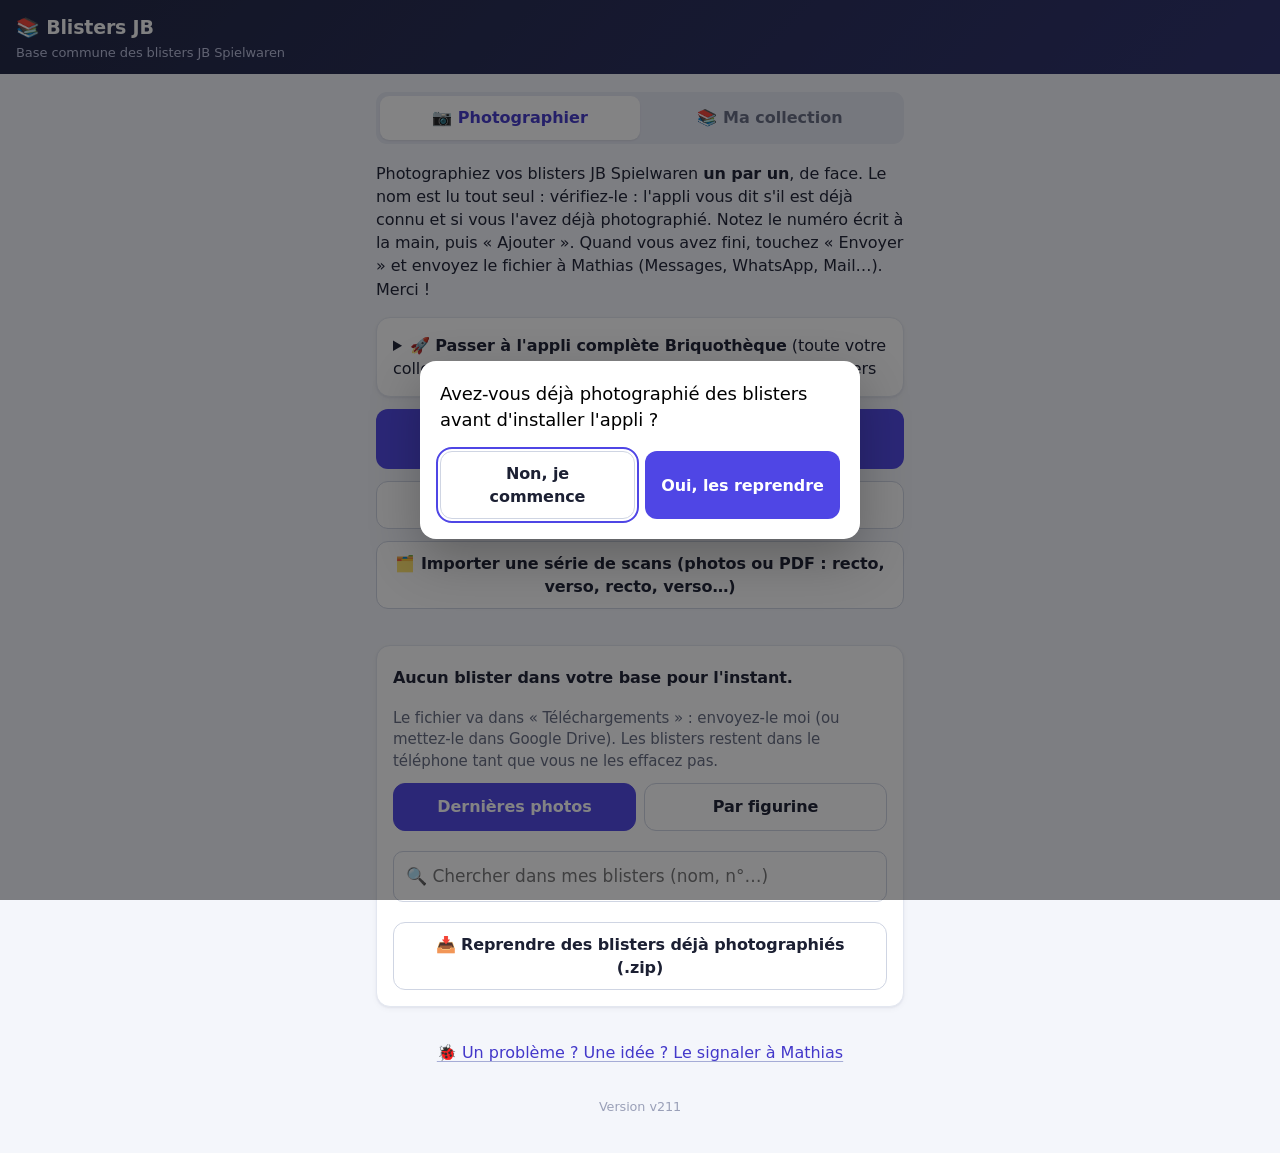
<file: contribuer.html>
<!doctype html>
<html lang="fr">
<head>
<meta charset="utf-8">
<meta name="viewport" content="width=device-width, initial-scale=1, viewport-fit=cover">
<title>Blisters JB</title>
<meta name="theme-color" content="#18181b">
<link rel="manifest" href="contribuer.webmanifest">
<link rel="icon" href="icones/briquotheque-192.png">
<link rel="apple-touch-icon" href="icones/briquotheque-192.png">
<meta name="apple-mobile-web-app-capable" content="yes">
<meta name="apple-mobile-web-app-title" content="Blisters JB">
<meta name="apple-mobile-web-app-status-bar-style" content="default">
<link rel="stylesheet" href="style.css">
</head>
<body>
<!-- Mini-appli « Blisters JB » : seulement la base commune des blisters (photographier, vérifier le nom,
     exporter), pour qu'un ami collectionneur l'alimente sans fichier Excel ni étiquettes.
     Même code que l'écran « Base commune » de l'appli principale (js/base.js). -->
<header>
  <h1>📚 Blisters JB</h1>
  <div class="fichier-info">Base commune des blisters JB Spielwaren</div>
</header>

<main>
  <div class="bascule" id="ami-onglets">
    <button data-ecran-ami="base" class="choisi">📷 Photographier</button>
    <button data-ecran-ami="collection">📚 Ma collection</button>
  </div>
  <section id="ecran-base" class="ecran">
    <!-- installation guidée selon le téléphone et le navigateur (script en bas de page) -->
    <div id="installer" class="alerte" hidden>
      <div id="installer-texte"></div>
      <div class="suggestions" id="installer-boutons"></div>
      <span id="avant-installer" hidden><br>⚠️ <b>Vous avez déjà <span id="avant-installer-n"></span> blister(s) ici.</b> L'appli
      installée ne les verra pas : touchez d'abord « 📤 Envoyer les blisters » puis « Enregistrer dans Fichiers ». Dans l'appli
      installée, touchez ensuite « 📥 Reprendre des blisters déjà photographiés ».</span></div>
    <p class="intro">Photographiez vos blisters JB Spielwaren <b>un par un</b>, de face. Le nom est lu tout seul :
      vérifiez-le : l'appli vous dit s'il est déjà connu et si vous l'avez déjà photographié. Notez le numéro écrit à la main, puis « Ajouter ». Quand vous avez fini, touchez « Envoyer » et envoyez le fichier
      à Mathias (Messages, WhatsApp, Mail…). Merci !</p>
    <!-- passage à l'appli complète, sur le même téléphone, sans rien perdre (Mathias, 06/11/2026) -->
    <details class="carte" id="vers-appli-complete">
      <summary><b>🚀 Passer à l'appli complète Briquothèque</b> (toute votre collection : figurines, sets, valeur…), sans perdre vos blisters</summary>
      <ol>
        <li>Touchez <b>« 📦 Préparer le transfert »</b>, puis <b>« Enregistrer dans Fichiers »</b>. Le fichier garde vos photos,
          numéros, prix et dates. Vos blisters restent aussi ici : rien n'est effacé.</li>
        <li>Ouvrez l'appli complète <b>dans Safari</b> (ou Chrome sur Android) avec ce lien :<br>
          <b>matd-prog.github.io/briquotheque</b> <button class="petit" id="copier-lien-complet">📋 Copier le lien</button><br>
          puis installez-la : <b>Partager ⬆️</b> › <b>« Sur l'écran d'accueil »</b> › <b>Ajouter</b>.</li>
        <li>Ouvrez <b>« Briquothèque »</b> depuis l'écran d'accueil, touchez <b>« 📲 Je viens de la mini-appli Blisters JB »</b>
          et choisissez le fichier enregistré à l'étape 1. Vos blisters arrivent dans sa base et dans « Ma collection ».</li>
      </ol>
      <button class="gros-bouton vert" data-action="base-transfert">📦 Préparer le transfert</button>
    </details>
    <label class="gros-bouton corail">📷 Photographier un blister
      <input type="file" id="input-base" accept="image/*" capture="environment" hidden>
    </label>
    <label class="bouton gris">🖼️ Choisir une photo déjà prise
      <input type="file" id="input-base-galerie" accept="image/*,application/pdf" hidden>
    </label>
    <label class="bouton gris">🗂️ Importer une série de scans (photos ou PDF : recto, verso, recto, verso…)
      <input type="file" id="input-base-scans" accept="image/*,application/pdf" multiple hidden>
    </label>
    <div id="base-autre" hidden>
      <label class="gros-bouton bleu-fonce">➕ <span id="btn-base-autre">Autre exemplaire</span>
        <input type="file" id="input-base-autre" accept="image/*" capture="environment" hidden></label>
      <!-- autre exemplaire depuis une photo déjà prise (Mathias, 06/11/2026) -->
      <label class="bouton gris">🖼️ <span id="btn-base-autre-galerie">Autre exemplaire : choisir une photo déjà prise</span>
        <input type="file" id="input-base-autre-galerie" accept="image/*" hidden></label>
      <button class="bouton-lien" data-action="base-autre">ou garder la même photo (plus rapide)</button>
    </div>
    <p class="score" id="base-cadre-memo" hidden>📌 Cadre mémorisé : les photos sont recadrées comme la première
      de la série. <button class="bouton-lien" data-action="base-oublier-cadre">Oublier ce cadre</button></p>
    <p class="alerte" id="base-serie-etat" hidden></p>
    <p class="aide" id="base-etat"></p>
    <div class="recto-verso">
      <img id="base-photo" class="photo-apercu" alt="Recto du blister">
      <img id="base-verso" class="photo-apercu" alt="Verso du blister" hidden>
    </div>
    <div class="suggestions" id="base-recadrer-boutons" hidden>
      <button class="petit" data-action="base-recadrer-recto">✂️ Recadrer le recto</button>
      <button class="petit" data-action="base-recadrer-verso" id="btn-recadrer-verso" hidden>✂️ Recadrer le verso</button>
    </div>
    <div id="base-recadrage" class="carte" hidden>
      <p class="aide" id="base-recadrage-titre">Ajustez le cadre autour du blister : glissez-le, ou tirez ses coins.</p>
      <div id="base-recadrage-zone" class="recadrage-zone"><img id="base-recadrage-image" alt="">
        <div id="base-recadrage-cadre" class="recadrage-cadre">
          <span data-coin="hg" class="coin hg"></span><span data-coin="hd" class="coin hd"></span>
          <span data-coin="bg" class="coin bg"></span><span data-coin="bd" class="coin bd"></span>
        </div></div>
      <label class="case-a-cocher"><input type="checkbox" id="base-recadrage-memoriser"> 📌 Garder ce cadre pour les photos
        suivantes (même installation : carton, support, téléphone au même endroit)</label>
      <button class="gros-bouton vert" data-action="base-recadrage-ok">✔ Garder ce cadre</button>
      <button class="bouton gris" data-action="base-recadrage-entiere">Garder la photo entière</button>
      <button class="bouton-lien" data-action="base-recadrage-annuler">Annuler</button>
    </div>
    <div id="base-etape-verso" class="carte" hidden>
      <p><b>📷 Maintenant le verso</b> : retournez le blister (le nom se lit pendant ce temps).</p>
      <label class="gros-bouton corail">📷 Photographier le verso
        <input type="file" id="input-base-verso" accept="image/*" capture="environment" hidden></label>
      <label class="bouton gris">🖼️ Choisir le verso dans les photos
        <input type="file" id="input-base-verso-galerie" accept="image/*" hidden></label>
    </div>
    <div id="base-fiche" hidden>
      <label for="base-nom" class="etiquette-champ">Nom imprimé sur le blister</label>
      <input id="base-nom" class="champ" autocomplete="off" autocapitalize="characters" placeholder="ex. SHINY DARK LORD">
      <div id="base-suggestions" class="suggestions"></div>
      <p class="score" id="base-verso-info" hidden></p>
      <label for="base-precision" class="etiquette-champ">Précision : personnage, couleur… (si le nom imprimé ne suffit pas)</label>
      <input id="base-precision" class="champ" autocomplete="off" autocapitalize="characters" placeholder="ex. Harley Quinn, chromée rose">
      <div id="base-identite"></div>
      <label class="bouton gris" id="base-verso-refaire" hidden>📷 Refaire la photo du verso
        <input type="file" id="input-base-verso2" accept="image/*" capture="environment" hidden></label>
      <p class="score" id="base-deja"></p>
      <div class="deux-champs">
        <div><label for="base-nombre" class="etiquette-champ">Exemplaires de cette figurine</label>
          <input id="base-nombre" class="champ" type="number" inputmode="numeric" min="1" max="99" value="1"></div>
        <div><label for="base-serie" class="etiquette-champ">Série limitée à</label>
          <input id="base-serie" class="champ" inputmode="numeric" autocomplete="off" placeholder="ex. 250"></div>
      </div>
      <label class="etiquette-champ" id="base-numeros-titre">N° de l'exemplaire</label>
      <div id="base-numeros" class="grille-numeros">
        <input id="base-numero" class="champ" inputmode="numeric" autocomplete="off" placeholder="ex. 143">
      </div>
      <p class="score" id="base-numeros-etat"></p>
      <!-- une photo par exemplaire (Mathias, 06/11/2026) : facultatif, sinon la même photo pour tous -->
      <div id="base-photos-detail" hidden>
        <p class="etiquette-champ">Photo de chaque exemplaire (facultatif : sinon la même photo pour tous)</p>
        <div id="base-photos-numeros" class="grille-photos"></div>
      </div>
      <label class="case-a-cocher"><input type="checkbox" id="base-non-numerote"> Non numérotée (pas de série limitée)</label>
      <label for="base-remarque" class="etiquette-champ">Note particulière (facultatif)</label>
      <input id="base-remarque" class="champ" autocomplete="off" autocapitalize="characters" placeholder="ex. SIGNÉE PAR L'ACTEUR, SPÉCIAL COMIC CON…">
      <div class="suggestions" id="base-notes">
        <button class="petit" data-note="SIGNÉE">✍️ SIGNÉE</button>
        <button class="petit" data-note="SPÉCIAL COMIC CON">🎪 COMIC CON</button>
        <button class="petit" data-note="ÉDITION SPÉCIALE">⭐ ÉDITION SPÉCIALE</button>
        <button class="petit" data-note="ERREUR D'IMPRESSION">❗ ERREUR D'IMPRESSION</button>
        <button class="petit" data-note="CADEAU / GIVEAWAY">🎁 CADEAU</button>
        <button class="petit" data-note="BRICKS OF MAZE">🧩 BRICKS OF MAZE</button>
      </div>
      <!-- prix payé de chaque blister (Mathias, 22/10/2026) : valeur de la collection et prix de revente ; reste dans le téléphone -->
      <div class="deux-champs">
        <div><label for="base-prix" class="etiquette-champ">Prix payé (€, facultatif)</label>
          <input id="base-prix" class="champ" inputmode="decimal" autocomplete="off" placeholder="ex. 24,90"></div>
        <div><label for="base-date-achat" class="etiquette-champ">Acheté le (facultatif)</label>
          <input id="base-date-achat" class="champ" type="date"></div>
      </div>
      <p class="aide">Prix d'un exemplaire, port compris : il sert à la valeur de la collection et aux prix de revente. Il reste dans votre téléphone.</p>
      <!-- un prix par n° (Mathias, 22/10/2026) : les exemplaires d'un même listing ne sont pas tous payés le même prix -->
      <div id="base-prix-detail" hidden>
        <label for="base-prix-total" class="etiquette-champ">Prix total payé pour tous les exemplaires (facultatif)</label>
        <input id="base-prix-total" class="champ" inputmode="decimal" autocomplete="off" placeholder="ex. 75">
        <p class="aide" id="base-prix-moyen"></p>
        <p class="etiquette-champ">Prix de chaque exemplaire (si les prix diffèrent ; vide : le prix ci-dessus)</p>
        <div id="base-prix-numeros" class="grille-prix"></div>
      </div>
      <button class="gros-bouton vert" data-action="base-ajouter">📚 Ajouter à ma collection</button>
      <p class="aide">Le blister rejoint aussi la base commune de reconnaissance (s'il n'y est pas déjà).</p>
      <button class="bouton-lien" data-action="base-ajouter-commune">Ce blister n'est pas à moi (vu en boutique, photo d'un ami…) : seulement pour la base commune</button>
    </div>
    <div class="carte">
      <p class="sous-titre" id="base-compte"></p>
      <button class="bouton bleu" data-action="base-exporter" id="btn-base-exporter">📤 Envoyer les blisters (un fichier .zip)</button>
      <p class="aide">Le fichier va dans « Téléchargements » : envoyez-le moi (ou mettez-le dans Google Drive). Les blisters
        restent dans le téléphone tant que vous ne les effacez pas.</p>
      <div class="onglets-achats">
        <button class="bouton actif" id="base-vue-photos" data-action="base-vue-photos">Dernières photos</button>
        <button class="bouton" id="base-vue-compte" data-action="base-vue-compte">Par figurine</button>
      </div>
      <input id="base-filtre" class="champ" type="search" autocomplete="off" placeholder="🔍 Chercher dans mes blisters (nom, n°…)">
      <div id="base-liste" class="base-liste"></div>
      <label class="bouton gris">📥 Reprendre des blisters déjà photographiés (.zip)
        <input type="file" id="input-base-reprendre" accept=".zip,application/zip" hidden></label>
      <button class="bouton gris" data-action="base-recadrer-tout" id="btn-base-recadrer-tout" hidden>✂️ Recadrer les photos déjà prises</button>
      <button class="bouton gris" data-action="base-a-refaire" id="btn-base-a-refaire" hidden>📏 Photos prises de loin ou mal cadrées</button>
      <button class="bouton-lien" data-action="base-vider" id="btn-base-vider">Effacer les blisters déjà exportés</button>
    </div>
  </section>

  <!-- Ma collection (js/ma_collection_ami.js) : les blisters regroupés par figurine, comme dans l'appli principale -->
  <section id="ecran-ami-collection" class="ecran" hidden>
    <p id="ami-resume"></p>
    <input id="ami-recherche" class="champ" type="search" placeholder="🔍 Nom ou n°…" autocomplete="off">
    <div class="bascule" id="ami-bascule">
      <button data-vue="liste">Liste</button>
      <button data-vue="vignettes" class="choisi">Vignettes</button>
    </div>
    <p class="aide" id="ami-info"></p>
    <div id="ami-contenu"></div>
    <button class="bouton gris" data-ecran-ami-retour>📷 Photographier un blister</button>
  </section>
  <p class="pied-signaler"><button class="bouton-lien" data-action="signaler">🐞 Un problème ? Une idée ? Le signaler à Mathias</button></p>
  <p class="version-appli" id="version-appli"></p>
</main>

<dialog id="dialogue">
  <p id="dialogue-texte"></p>
  <div class="dialogue-boutons">
    <button class="bouton gris" value="non" id="dialogue-non">Non</button>
    <button class="bouton vert" value="oui" id="dialogue-oui">Oui</button>
  </div>
</dialog>
<div id="toast" class="toast" hidden></div>

<script>
// Petits outils de l'appli principale (js/app.js, js/camps.js), repris ici pour ne pas charger tout le reste
const $ = id => document.getElementById(id);
const echapper = t => String(t ?? "").replace(/[&<>"']/g, c => ({ "&": "&amp;", "<": "&lt;", ">": "&gt;", '"': "&quot;", "'": "&#39;" }[c]));
const normaliser = t => (t || "").toLowerCase().normalize("NFD").replace(/[̀-ͯ]/g, "").replace(/\s+/g, " ").trim();
function horodatage() {
  const d = new Date(), z = n => String(n).padStart(2, "0");
  return `${d.getFullYear()}-${z(d.getMonth() + 1)}-${z(d.getDate())}_${z(d.getHours())}h${z(d.getMinutes())}`;
}
function afficher() { window.scrollTo(0, 0); } // un seul écran
function toast(texte, duree = 3500) {
  const t = $("toast");
  t.textContent = texte; t.hidden = false;
  clearTimeout(toast.minuteur);
  toast.minuteur = setTimeout(() => t.hidden = true, duree);
}
function demander(texte, oui = "Oui", non = "Non") {
  return new Promise(ok => {
    const d = $("dialogue");
    $("dialogue-texte").textContent = texte;
    $("dialogue-oui").textContent = oui;
    $("dialogue-non").textContent = non;
    $("dialogue-oui").onclick = () => { d.close(); ok(true); };
    $("dialogue-non").onclick = () => { d.close(); ok(false); };
    d.oncancel = () => ok(false);
    d.showModal();
  });
}
function distanceTexte(a, b) {
  let prec = Array.from({ length: b.length + 1 }, (_, j) => j);
  for (let i = 1; i <= a.length; i++) {
    const cour = [i];
    for (let j = 1; j <= b.length; j++)
      cour[j] = Math.min(prec[j] + 1, cour[j - 1] + 1, prec[j - 1] + (a[i - 1] === b[j - 1] ? 0 : 1));
    prec = cour;
  }
  return prec[b.length];
}
// Stockage dans le téléphone (base à part de celle de l'appli principale)
const Memoire = {
  _db() {
    return new Promise((ok, ko) => {
      const r = indexedDB.open("blisters-jb", 1);
      r.onupgradeneeded = () => r.result.createObjectStore("donnees");
      r.onsuccess = () => ok(r.result);
      r.onerror = () => ko(r.error);
    });
  },
  // renvoie true si c'est enregistré, false sinon (message affiché), comme dans l'appli principale (js/app.js)
  async ecrire(valeur, cle) {
    try {
      const db = await this._db();
      await new Promise((ok, ko) => {
        const tx = db.transaction("donnees", "readwrite");
        tx.objectStore("donnees").put(valeur, cle);
        tx.oncomplete = ok; tx.onerror = () => ko(tx.error);
        tx.onabort = () => ko(tx.error || new Error("écriture annulée par le téléphone"));
      });
      return true;
    } catch (e) {
      console.warn("Mémoire indisponible", e);
      toast(e && e.name === "QuotaExceededError"
        ? "⚠️ Mémoire du téléphone pleine : l'enregistrement a échoué. Libérez de la place (photos, applis), puis réessayez."
        : "⚠️ Enregistrement dans le téléphone impossible : " + (e && e.message || e), 7000);
      return false;
    }
  },
  async lire(cle) {
    try {
      const db = await this._db();
      return await new Promise(ok => {
        const r = db.transaction("donnees").objectStore("donnees").get(cle);
        r.onsuccess = () => ok(r.result || null);
        r.onerror = () => ok(null);
      });
    } catch (e) { return null; }
  },
};
</script>
<script src="js/clavier.js"></script>
<script src="js/orientation.js"></script>
<script src="lib/jszip.min.js"></script>
<script src="js/empreinte.js"></script>
<script src="js/commune_en_ligne.js"></script>
<script src="js/catalogue_jb.js"></script>
<script src="lib/tesseract/tesseract.min.js"></script>
<script src="js/lecture_paddle.js"></script>
<script src="js/vision.js"></script>
<script src="js/blister.js"></script>
<script src="js/recherche.js"></script>
<script src="js/cadre_tactile.js"></script>
<script src="js/base.js"></script>
<script src="js/occupe.js"></script>
<script src="js/ma_collection_ami.js"></script>
<script src="js/rapport.js"></script>
<script>
  // Installation guidée (08/10/2026 : un ami n'y arrivait pas avec le seul mode d'emploi iPhone) :
  //  - page ouverte dans le navigateur d'une autre appli (Messenger, Facebook, Instagram, Gmail…) : on ne peut pas
  //    installer de là -> ouvrir dans Chrome (bouton direct sur Android) ou Safari, lien à copier ;
  //  - Android (Chrome, Samsung Internet…) : bouton « Installer l'appli » (fenêtre d'installation du téléphone),
  //    sinon le chemin dans le menu ;
  //  - iPhone / iPad : Partager -> « Sur l'écran d'accueil ».
  const ua = navigator.userAgent;
  const ios = /iPhone|iPad|iPod/.test(ua) || (navigator.platform === "MacIntel" && navigator.maxTouchPoints > 1);
  const android = /Android/i.test(ua);
  const integre = /FBAN|FBAV|FB_IAB|FBIOS|Messenger|Instagram|Line\/|GSA\/|Snapchat|TikTok|musical_ly|; wv\)/.test(ua);
  const installee = navigator.standalone || matchMedia("(display-mode: standalone)").matches;
  const adresse = location.origin + location.pathname;
  let invite = null; // fenêtre d'installation proposée par Chrome / Samsung Internet
  const montrer = (html, boutons = []) => {
    $("installer-texte").innerHTML = html;
    $("installer-boutons").innerHTML = "";
    for (const [texte, action] of boutons) {
      const b = document.createElement("button");
      b.className = "bouton bleu"; b.textContent = texte; b.addEventListener("click", action);
      $("installer-boutons").appendChild(b);
    }
    $("installer").hidden = false;
  };
  const copier = async () => {
    try { await navigator.clipboard.writeText(adresse); toast("Lien copié ✔ Collez-le dans " + (ios ? "Safari" : "Chrome") + "."); }
    catch (e) { prompt("Copiez ce lien, puis collez-le dans " + (ios ? "Safari" : "Chrome") + " :", adresse); }
  };
  const guider = () => {
    if (installee) { $("installer").hidden = true; return; }
    if (integre) return montrer(`📲 <b>Pour installer l'appli, ouvrez cette page dans ${ios ? "Safari" : "Chrome"}</b>
      (ici, elle est ouverte dans une autre appli, qui ne permet pas de l'installer).` +
      (ios ? ` Touchez ⋯ ou ⬆️ puis <b>« Ouvrir dans Safari »</b>, ou copiez le lien et collez-le dans Safari.` : ""),
      [...(android ? [["🌐 Ouvrir dans Chrome", () => { location.href = "intent://" + location.host + location.pathname + "#Intent;scheme=https;package=com.android.chrome;end"; }]] : []),
       ["📋 Copier le lien", copier]]);
    if (invite) return montrer(`📲 <b>Installez l'appli</b> : un geste, et elle sera sur votre écran d'accueil comme les autres.`,
      [["📲 Installer l'appli", async () => { invite.prompt(); const r = await invite.userChoice.catch(() => null); invite = null; if (r && r.outcome === "accepted") $("installer").hidden = true; else guider(); }]]);
    if (ios) return montrer(`📲 <b>Installez d'abord l'appli</b> : touchez <b>Partager</b> (le carré avec une flèche ⬆️,
      en bas ou en haut de l'écran), puis <b>« Sur l'écran d'accueil »</b>, puis <b>Ajouter</b>. Ouvrez ensuite
      « Blisters JB » depuis l'écran d'accueil. Sinon, le téléphone peut effacer vos blisters après quelques jours sans utilisation.`);
    if (android) return montrer(`📲 <b>Installez l'appli</b> : touchez le menu <b>⋮</b> (en haut à droite de Chrome), puis
      <b>« Installer l'application »</b> ou <b>« Ajouter à l'écran d'accueil »</b>. Ouvrez ensuite « Blisters JB » depuis l'écran d'accueil.`);
  };
  window.addEventListener("beforeinstallprompt", e => { e.preventDefault(); invite = e; guider(); });
  window.addEventListener("appinstalled", () => { $("installer").hidden = true; toast("Appli installée ✔ Ouvrez « Blisters JB » depuis l'écran d'accueil."); });
  MesBlisters.installer();
  $("copier-lien-complet").addEventListener("click", async () => {
    const lien = location.origin + location.pathname.replace(/contribuer\.html$/, "");
    try { await navigator.clipboard.writeText(lien); toast("Lien copié ✔ Collez-le dans " + (ios ? "Safari" : "Chrome") + "."); }
    catch (e) { prompt("Copiez ce lien, puis collez-le dans " + (ios ? "Safari" : "Chrome") + " :", lien); }
  });
  document.querySelector("[data-ecran-ami-retour]").addEventListener("click", () => MesBlisters.ecran("base"));
  Base.ouvrir().then(() => {
    guider();
    if (!installee && ios && Base.entrees.length) {
      // blisters faits dans Safari : les emporter dans l'appli installée (stockages séparés sur iPhone ; sur Android,
      // l'appli installée garde ceux du navigateur)
      $("avant-installer").hidden = false; $("avant-installer-n").textContent = Base.entrees.length;
    }
    if (installee || !ios) Base.proposerReprise();
  });
  // numéro de version en bas de l'écran (pour vérifier qu'on a la dernière) : lu dans sw.js, qui change à chaque version
  fetch("sw.js", { cache: "no-cache" }).then(r => r.text()).then(t => {
    const v = /briquotheque-(v\d+)/.exec(t);
    if (v) $("version-appli").textContent = `Version ${v[1]}`;
  }).catch(() => {});
  // demande au navigateur de ne pas effacer les blisters gardés dans le téléphone
  if (navigator.storage && navigator.storage.persist) navigator.storage.persist().catch(() => {});
  if ("serviceWorker" in navigator) navigator.serviceWorker.register("sw.js").catch(() => {});
</script>
</body>
</html>
</file>
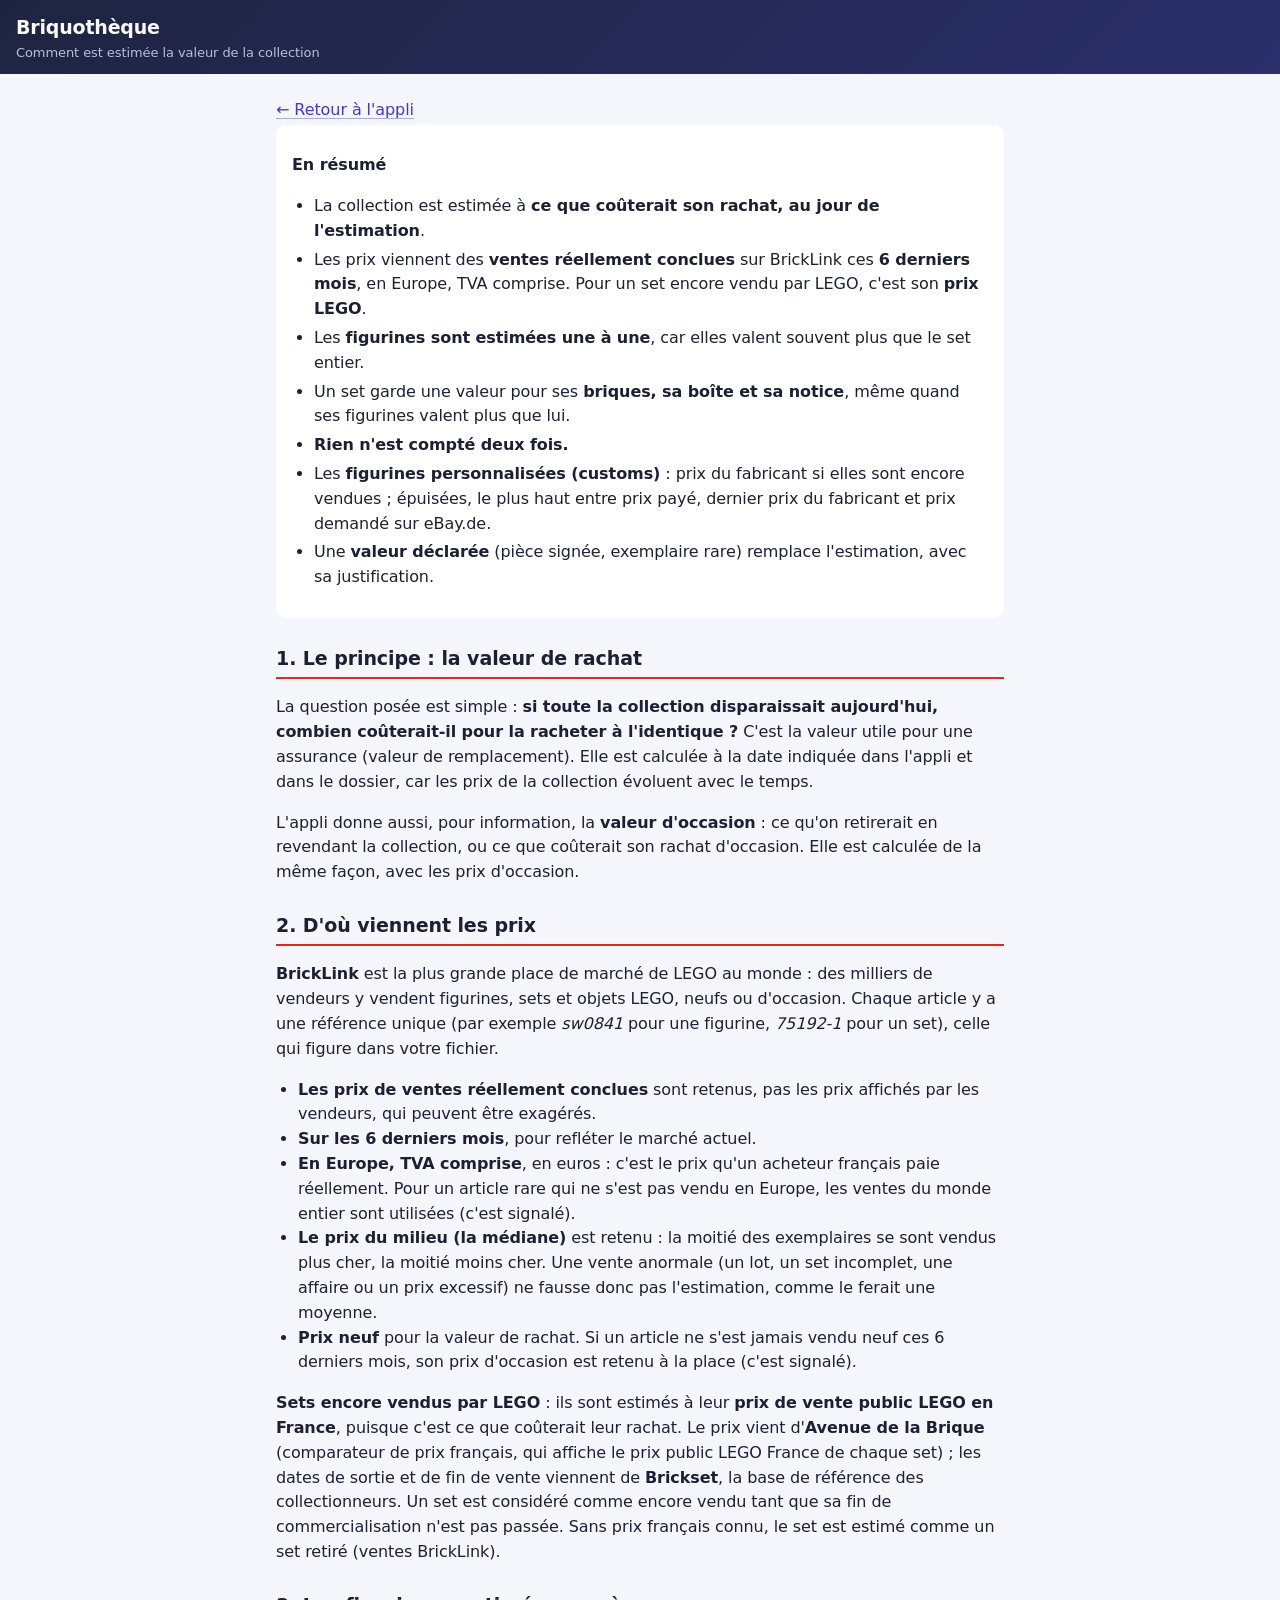
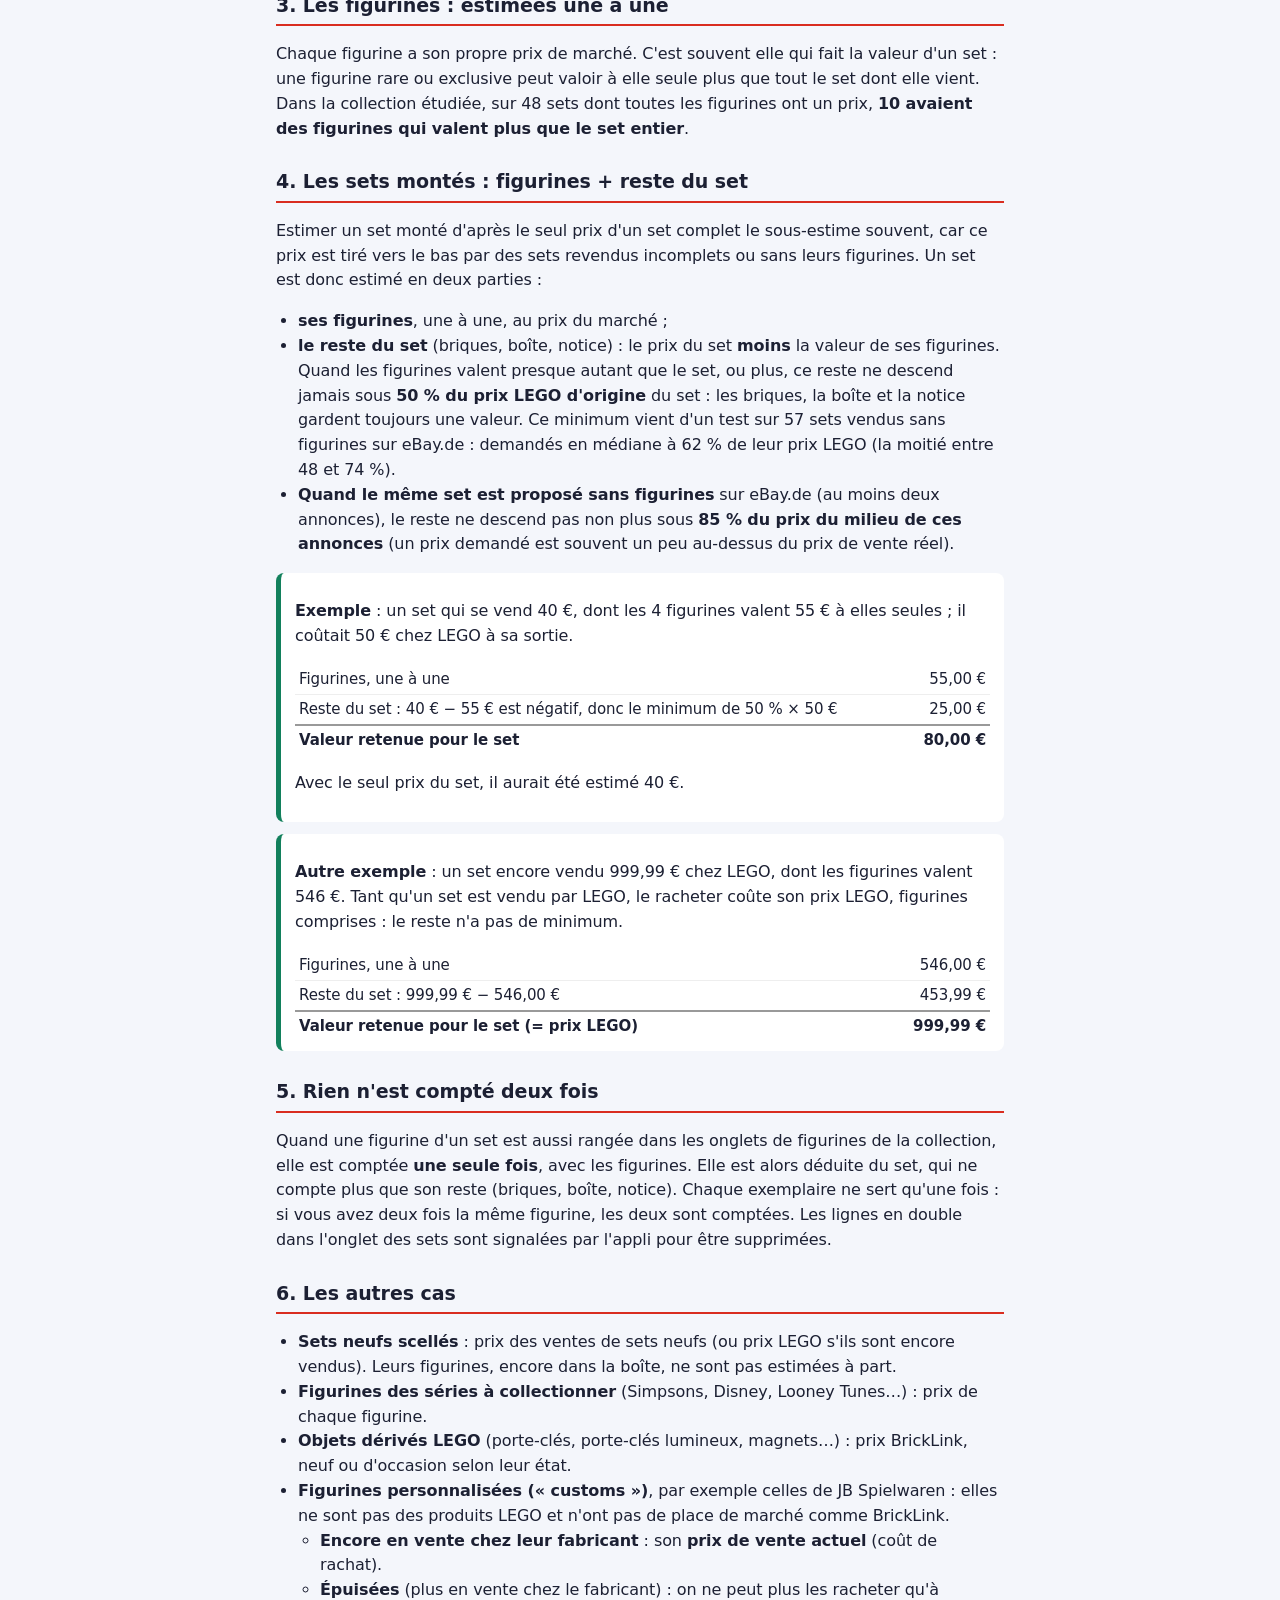
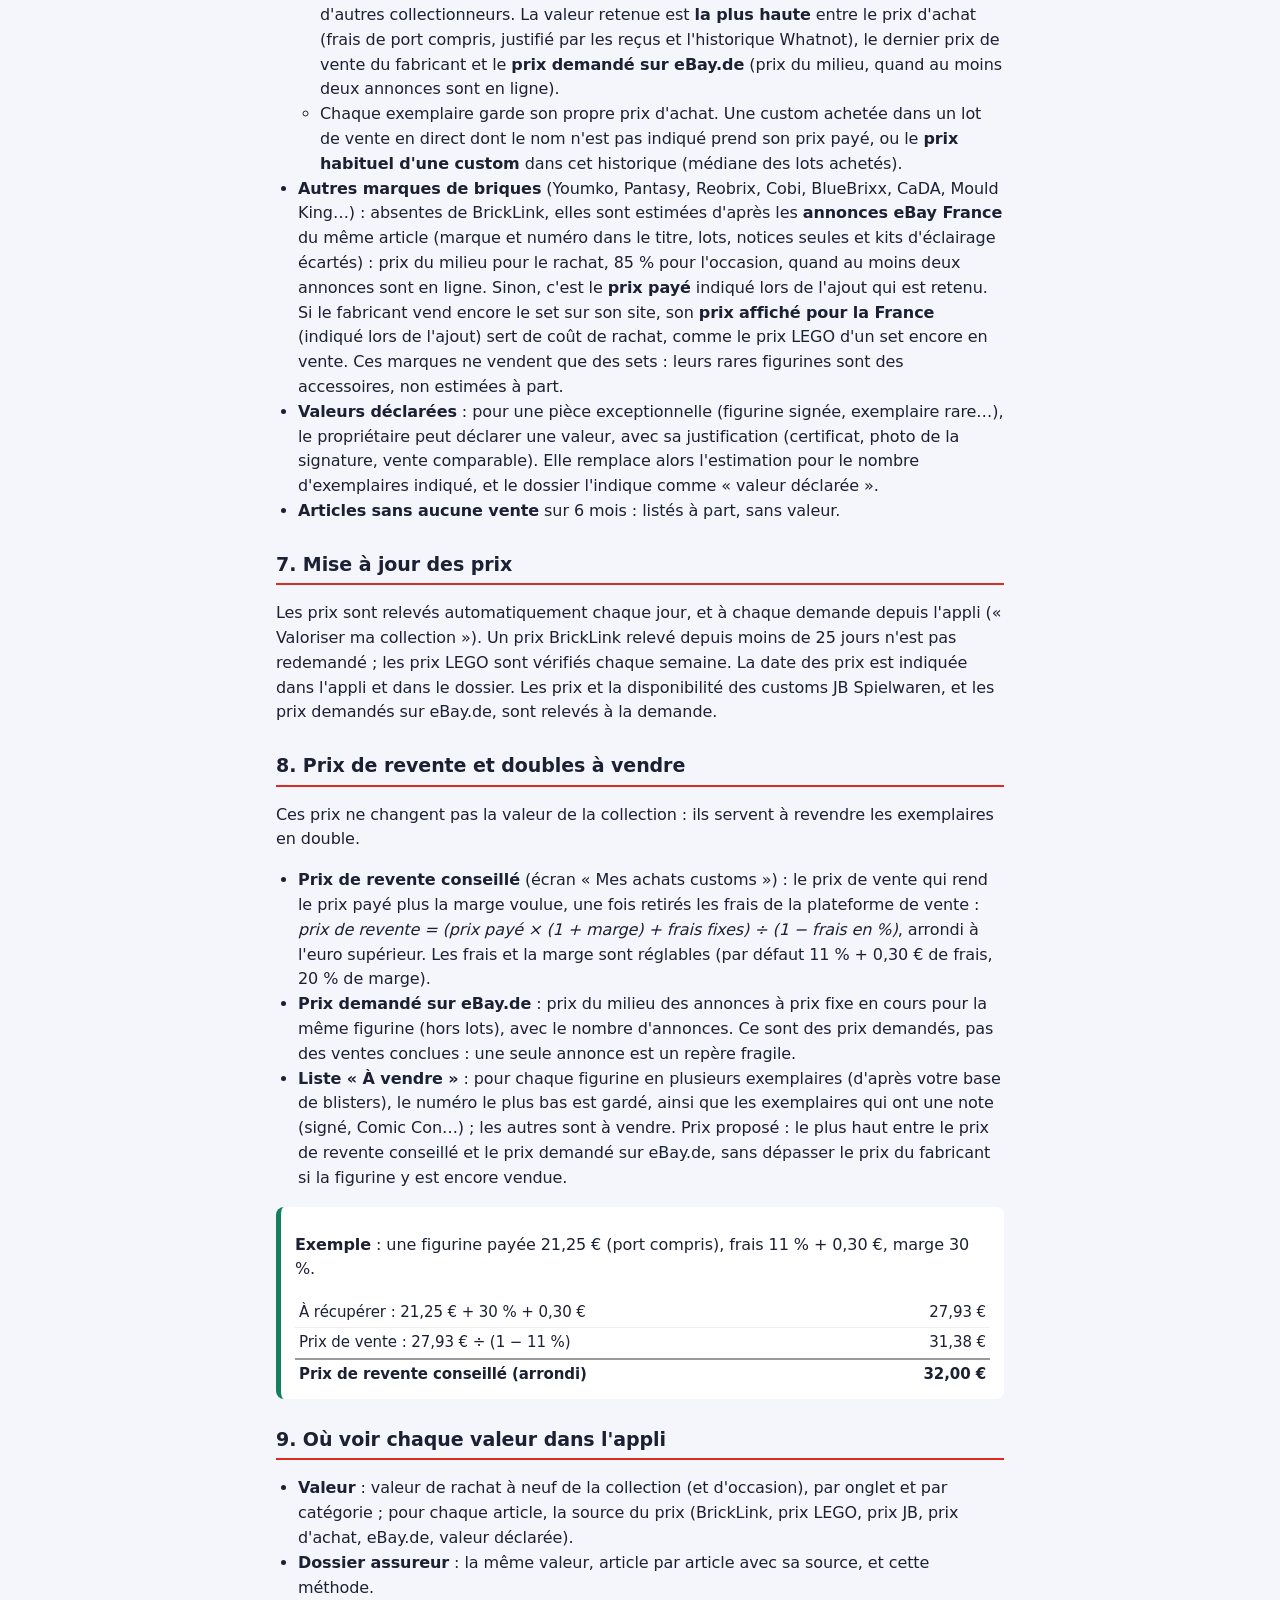
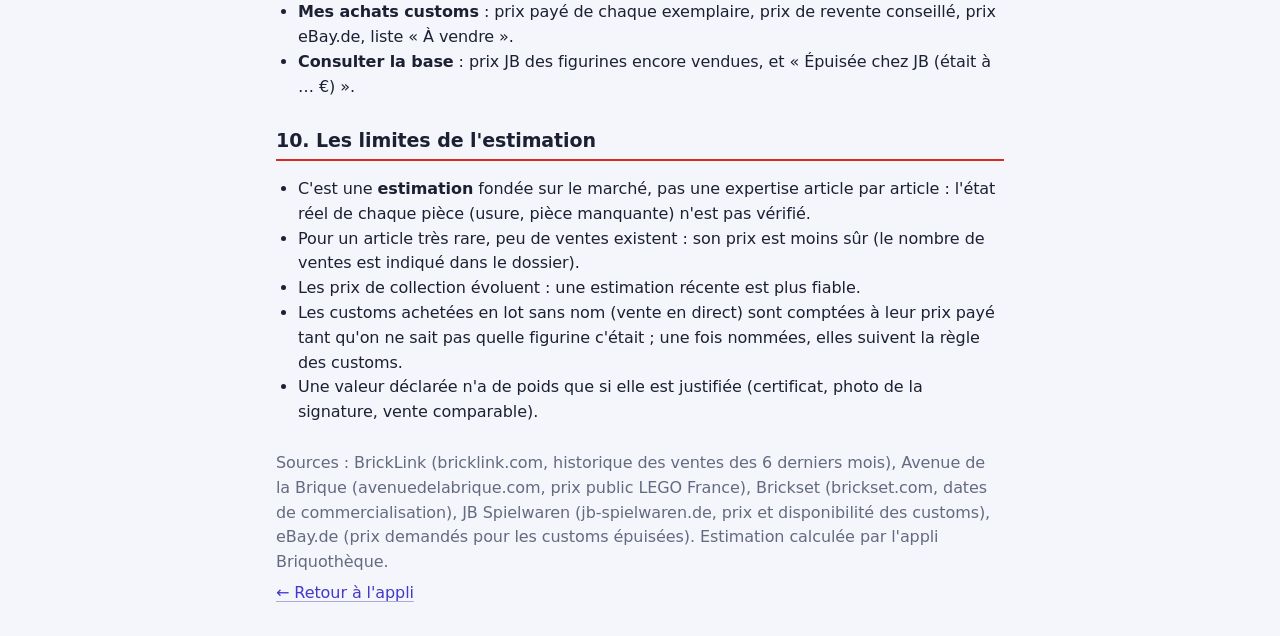
<file: methode.html>
<!doctype html>
<html lang="fr">
<head>
<meta charset="utf-8">
<meta name="viewport" content="width=device-width, initial-scale=1, viewport-fit=cover">
<title>Méthode d'estimation · Briquothèque</title>
<meta name="theme-color" content="#d01012">
<link rel="icon" href="icones/briquotheque-192.png">
<link rel="stylesheet" href="style.css">
<style>
  .methode { max-width: 760px; margin: 0 auto; line-height: 1.55; }
  .methode h2 { font-size: 19px; margin: 26px 0 8px; border-bottom: 2px solid var(--rouge); padding-bottom: 4px; }
  .methode p, .methode li { font-size: 16px; }
  .methode ul { padding-left: 22px; }
  .methode .exemple { background: #fff; border-left: 5px solid var(--vert); border-radius: 8px; padding: 10px 14px; margin: 12px 0; }
  .methode .exemple table { border-collapse: collapse; width: 100%; font-size: 15px; }
  .methode .exemple td { padding: 3px 4px; border-bottom: 1px solid #eee; }
  .methode .exemple td:last-child { text-align: right; white-space: nowrap; }
  .methode .exemple tr.total td { font-weight: bold; border-top: 2px solid #999; border-bottom: 0; }
  .methode .resume { background: #fff; border-radius: 10px; padding: 12px 16px; }
  .methode .resume li { margin: 4px 0; }
  .methode .retour { display: inline-block; margin: 6px 0 2px; }
  @media print { .retour { display: none; } header { background: #fff; color: #000; } }
</style>
</head>
<body>
<header>
  <h1>Briquothèque</h1>
  <div class="fichier-info">Comment est estimée la valeur de la collection</div>
</header>
<main class="methode">
  <a class="retour" href="./" onclick="if (history.length > 1) { history.back(); return false; }">← Retour à l'appli</a>

  <div class="resume">
    <p><b>En résumé</b></p>
    <ul>
      <li>La collection est estimée à <b>ce que coûterait son rachat, au jour de l'estimation</b>.</li>
      <li>Les prix viennent des <b>ventes réellement conclues</b> sur BrickLink ces <b>6 derniers mois</b>, en Europe, TVA comprise.
        Pour un set encore vendu par LEGO, c'est son <b>prix LEGO</b>.</li>
      <li>Les <b>figurines sont estimées une à une</b>, car elles valent souvent plus que le set entier.</li>
      <li>Un set garde une valeur pour ses <b>briques, sa boîte et sa notice</b>, même quand ses figurines valent plus que lui.</li>
      <li><b>Rien n'est compté deux fois.</b></li>
      <li>Les <b>figurines personnalisées (customs)</b> : prix du fabricant si elles sont encore vendues ; épuisées, le plus haut
        entre prix payé, dernier prix du fabricant et prix demandé sur eBay.de.</li>
      <li>Une <b>valeur déclarée</b> (pièce signée, exemplaire rare) remplace l'estimation, avec sa justification.</li>
    </ul>
  </div>

  <h2>1. Le principe : la valeur de rachat</h2>
  <p>La question posée est simple : <b>si toute la collection disparaissait aujourd'hui, combien coûterait-il pour la
    racheter à l'identique ?</b> C'est la valeur utile pour une assurance (valeur de remplacement). Elle est calculée à la
    date indiquée dans l'appli et dans le dossier, car les prix de la collection évoluent avec le temps.</p>
  <p>L'appli donne aussi, pour information, la <b>valeur d'occasion</b> : ce qu'on retirerait en revendant la collection,
    ou ce que coûterait son rachat d'occasion. Elle est calculée de la même façon, avec les prix d'occasion.</p>

  <h2>2. D'où viennent les prix</h2>
  <p><b>BrickLink</b> est la plus grande place de marché de LEGO au monde : des milliers de vendeurs y vendent figurines,
    sets et objets LEGO, neufs ou d'occasion. Chaque article y a une référence unique (par exemple <i>sw0841</i> pour une
    figurine, <i>75192-1</i> pour un set), celle qui figure dans votre fichier.</p>
  <ul>
    <li><b>Les prix de ventes réellement conclues</b> sont retenus, pas les prix affichés par les vendeurs, qui peuvent être
      exagérés.</li>
    <li><b>Sur les 6 derniers mois</b>, pour refléter le marché actuel.</li>
    <li><b>En Europe, TVA comprise</b>, en euros : c'est le prix qu'un acheteur français paie réellement. Pour un article
      rare qui ne s'est pas vendu en Europe, les ventes du monde entier sont utilisées (c'est signalé).</li>
    <li><b>Le prix du milieu (la médiane)</b> est retenu : la moitié des exemplaires se sont vendus plus cher, la moitié moins
      cher. Une vente anormale (un lot, un set incomplet, une affaire ou un prix excessif) ne fausse donc pas l'estimation,
      comme le ferait une moyenne.</li>
    <li><b>Prix neuf</b> pour la valeur de rachat. Si un article ne s'est jamais vendu neuf ces 6 derniers mois, son prix
      d'occasion est retenu à la place (c'est signalé).</li>
  </ul>
  <p><b>Sets encore vendus par LEGO</b> : ils sont estimés à leur <b>prix de vente public LEGO en France</b>, puisque c'est ce que
    coûterait leur rachat. Le prix vient d'<b>Avenue de la Brique</b> (comparateur de prix français, qui affiche le prix public
    LEGO France de chaque set) ; les dates de sortie et de fin de vente viennent de <b>Brickset</b>, la base de référence des
    collectionneurs. Un set est considéré comme encore vendu tant que sa fin de commercialisation n'est pas passée. Sans prix
    français connu, le set est estimé comme un set retiré (ventes BrickLink).</p>

  <h2>3. Les figurines : estimées une à une</h2>
  <p>Chaque figurine a son propre prix de marché. C'est souvent elle qui fait la valeur d'un set : une figurine rare ou
    exclusive peut valoir à elle seule plus que tout le set dont elle vient. Dans la collection étudiée, sur 48 sets dont
    toutes les figurines ont un prix, <b>10 avaient des figurines qui valent plus que le set entier</b>.</p>

  <h2>4. Les sets montés : figurines + reste du set</h2>
  <p>Estimer un set monté d'après le seul prix d'un set complet le sous-estime souvent, car ce prix est tiré vers le bas
    par des sets revendus incomplets ou sans leurs figurines. Un set est donc estimé en deux parties :</p>
  <ul>
    <li><b>ses figurines</b>, une à une, au prix du marché ;</li>
    <li><b>le reste du set</b> (briques, boîte, notice) : le prix du set <b>moins</b> la valeur de ses figurines. Quand les figurines
      valent presque autant que le set, ou plus, ce reste ne descend jamais sous <b>50 % du prix LEGO d'origine</b> du set :
      les briques, la boîte et la notice gardent toujours une valeur. Ce minimum vient d'un test sur 57 sets vendus sans
      figurines sur eBay.de : demandés en médiane à 62 % de leur prix LEGO (la moitié entre 48 et 74 %).</li>
    <li><b>Quand le même set est proposé sans figurines</b> sur eBay.de (au moins deux annonces), le reste ne descend pas
      non plus sous <b>85 % du prix du milieu de ces annonces</b> (un prix demandé est souvent un peu au-dessus du prix
      de vente réel).</li>
  </ul>
  <div class="exemple">
    <p><b>Exemple</b> : un set qui se vend 40 €, dont les 4 figurines valent 55 € à elles seules ; il coûtait 50 € chez LEGO à sa sortie.</p>
    <table>
      <tr><td>Figurines, une à une</td><td>55,00 €</td></tr>
      <tr><td>Reste du set : 40 € − 55 € est négatif, donc le minimum de 50 % × 50 €</td><td>25,00 €</td></tr>
      <tr class="total"><td>Valeur retenue pour le set</td><td>80,00 €</td></tr>
    </table>
    <p>Avec le seul prix du set, il aurait été estimé 40 €.</p>
  </div>
  <div class="exemple">
    <p><b>Autre exemple</b> : un set encore vendu 999,99 € chez LEGO, dont les figurines valent 546 €. Tant qu'un set est
      vendu par LEGO, le racheter coûte son prix LEGO, figurines comprises : le reste n'a pas de minimum.</p>
    <table>
      <tr><td>Figurines, une à une</td><td>546,00 €</td></tr>
      <tr><td>Reste du set : 999,99 € − 546,00 €</td><td>453,99 €</td></tr>
      <tr class="total"><td>Valeur retenue pour le set (= prix LEGO)</td><td>999,99 €</td></tr>
    </table>
  </div>

  <h2>5. Rien n'est compté deux fois</h2>
  <p>Quand une figurine d'un set est aussi rangée dans les onglets de figurines de la collection, elle est comptée <b>une
    seule fois</b>, avec les figurines. Elle est alors déduite du set, qui ne compte plus que son reste (briques, boîte, notice).
    Chaque exemplaire ne sert qu'une fois : si vous avez deux fois la même figurine, les deux sont comptées. Les lignes en
    double dans l'onglet des sets sont signalées par l'appli pour être supprimées.</p>

  <h2>6. Les autres cas</h2>
  <ul>
    <li><b>Sets neufs scellés</b> : prix des ventes de sets neufs (ou prix LEGO s'ils sont encore vendus). Leurs figurines, encore
      dans la boîte, ne sont pas estimées à part.</li>
    <li><b>Figurines des séries à collectionner</b> (Simpsons, Disney, Looney Tunes…) : prix de chaque figurine.</li>
    <li><b>Objets dérivés LEGO</b> (porte-clés, porte-clés lumineux, magnets…) : prix BrickLink, neuf ou d'occasion selon leur état.</li>
    <li><b>Figurines personnalisées (« customs »)</b>, par exemple celles de JB Spielwaren : elles ne sont pas des produits LEGO et
      n'ont pas de place de marché comme BrickLink.
      <ul>
        <li><b>Encore en vente chez leur fabricant</b> : son <b>prix de vente actuel</b> (coût de rachat).</li>
        <li><b>Épuisées</b> (plus en vente chez le fabricant) : on ne peut plus les racheter qu'à d'autres collectionneurs. La valeur
          retenue est <b>la plus haute</b> entre le prix d'achat (frais de port compris, justifié par les reçus et l'historique
          Whatnot), le dernier prix de vente du fabricant et le <b>prix demandé sur eBay.de</b> (prix du milieu, quand au moins
          deux annonces sont en ligne).</li>
        <li>Chaque exemplaire garde son propre prix d'achat. Une custom achetée dans un lot de vente en direct dont le nom n'est
          pas indiqué prend son prix payé, ou le <b>prix habituel d'une custom</b> dans cet historique (médiane des lots achetés).</li>
      </ul></li>
    <li><b>Autres marques de briques</b> (Youmko, Pantasy, Reobrix, Cobi, BlueBrixx, CaDA, Mould King…) : absentes de BrickLink,
      elles sont estimées d'après les <b>annonces eBay France</b> du même article (marque et numéro dans le titre, lots, notices
      seules et kits d'éclairage écartés) : prix du milieu pour le rachat, 85 % pour l'occasion, quand au moins deux annonces
      sont en ligne. Sinon, c'est le <b>prix payé</b> indiqué lors de l'ajout qui est retenu. Si le fabricant vend encore le
      set sur son site, son <b>prix affiché pour la France</b> (indiqué lors de l'ajout) sert de coût de rachat, comme le
      prix LEGO d'un set encore en vente. Ces marques ne vendent que des sets : leurs rares figurines sont des accessoires,
      non estimées à part.</li>
    <li><b>Valeurs déclarées</b> : pour une pièce exceptionnelle (figurine signée, exemplaire rare…), le propriétaire peut
      déclarer une valeur, avec sa justification (certificat, photo de la signature, vente comparable). Elle remplace alors
      l'estimation pour le nombre d'exemplaires indiqué, et le dossier l'indique comme « valeur déclarée ».</li>
    <li><b>Articles sans aucune vente</b> sur 6 mois : listés à part, sans valeur.</li>
  </ul>

  <h2>7. Mise à jour des prix</h2>
  <p>Les prix sont relevés automatiquement chaque jour, et à chaque demande depuis l'appli (« Valoriser ma collection »). Un prix
    BrickLink relevé depuis moins de 25 jours n'est pas redemandé ; les prix LEGO sont vérifiés chaque semaine. La date
    des prix est indiquée dans l'appli et dans le dossier. Les prix et la disponibilité des customs JB Spielwaren, et les prix
    demandés sur eBay.de, sont relevés à la demande.</p>

  <h2>8. Prix de revente et doubles à vendre</h2>
  <p>Ces prix ne changent pas la valeur de la collection : ils servent à revendre les exemplaires en double.</p>
  <ul>
    <li><b>Prix de revente conseillé</b> (écran « Mes achats customs ») : le prix de vente qui rend le prix payé plus la marge
      voulue, une fois retirés les frais de la plateforme de vente :<br>
      <i>prix de revente = (prix payé × (1 + marge) + frais fixes) ÷ (1 − frais en %)</i>, arrondi à l'euro supérieur.
      Les frais et la marge sont réglables (par défaut 11 % + 0,30 € de frais, 20 % de marge).</li>
    <li><b>Prix demandé sur eBay.de</b> : prix du milieu des annonces à prix fixe en cours pour la même figurine (hors lots),
      avec le nombre d'annonces. Ce sont des prix demandés, pas des ventes conclues : une seule annonce est un repère fragile.</li>
    <li><b>Liste « À vendre »</b> : pour chaque figurine en plusieurs exemplaires (d'après votre base de blisters), le
      numéro le plus bas est gardé, ainsi que les exemplaires qui ont une note (signé, Comic Con…) ; les autres sont à vendre.
      Prix proposé : le plus haut entre le prix de revente conseillé et le prix demandé sur eBay.de, sans dépasser le prix du
      fabricant si la figurine y est encore vendue.</li>
  </ul>
  <div class="exemple">
    <p><b>Exemple</b> : une figurine payée 21,25 € (port compris), frais 11 % + 0,30 €, marge 30 %.</p>
    <table>
      <tr><td>À récupérer : 21,25 € + 30 % + 0,30 €</td><td>27,93 €</td></tr>
      <tr><td>Prix de vente : 27,93 € ÷ (1 − 11 %)</td><td>31,38 €</td></tr>
      <tr class="total"><td>Prix de revente conseillé (arrondi)</td><td>32,00 €</td></tr>
    </table>
  </div>

  <h2>9. Où voir chaque valeur dans l'appli</h2>
  <ul>
    <li><b>Valeur</b> : valeur de rachat à neuf de la collection (et d'occasion), par onglet et par catégorie ; pour chaque
      article, la source du prix (BrickLink, prix LEGO, prix JB, prix d'achat, eBay.de, valeur déclarée).</li>
    <li><b>Dossier assureur</b> : la même valeur, article par article avec sa source, et cette méthode.</li>
    <li><b>Mes achats customs</b> : prix payé de chaque exemplaire, prix de revente conseillé, prix eBay.de, liste « À vendre ».</li>
    <li><b>Consulter la base</b> : prix JB des figurines encore vendues, et « Épuisée chez JB (était à … €) ».</li>
  </ul>

  <h2>10. Les limites de l'estimation</h2>
  <ul>
    <li>C'est une <b>estimation</b> fondée sur le marché, pas une expertise article par article : l'état réel de chaque pièce
      (usure, pièce manquante) n'est pas vérifié.</li>
    <li>Pour un article très rare, peu de ventes existent : son prix est moins sûr (le nombre de ventes est indiqué dans le dossier).</li>
    <li>Les prix de collection évoluent : une estimation récente est plus fiable.</li>
    <li>Les customs achetées en lot sans nom (vente en direct) sont comptées à leur prix payé tant qu'on ne sait pas quelle
      figurine c'était ; une fois nommées, elles suivent la règle des customs.</li>
    <li>Une valeur déclarée n'a de poids que si elle est justifiée (certificat, photo de la signature, vente comparable).</li>
  </ul>

  <p class="aide" style="margin-top: 26px">Sources : BrickLink (bricklink.com, historique des ventes des 6 derniers mois), Avenue de la
    Brique (avenuedelabrique.com, prix public LEGO France), Brickset (brickset.com, dates de commercialisation), JB Spielwaren (jb-spielwaren.de, prix et disponibilité des
    customs), eBay.de (prix demandés pour les customs épuisées). Estimation calculée par l'appli Briquothèque.</p>
  <a class="retour" href="./" onclick="if (history.length > 1) { history.back(); return false; }">← Retour à l'appli</a>
</main>
</body>
</html>
</file>
<file: style.css>
:root {
  --rouge: #d01012; --vert: #00852b; --bleu: #0055bf; --gris: #6b7075;
  --fond: #f4f4f2; --carte: #fff; --texte: #1d1d1b; --doux: #5f6368; --bord: #dcdcd8;
}
* { box-sizing: border-box; }
body { margin: 0; background: var(--fond); color: var(--texte);
  font-family: Roboto, system-ui, -apple-system, "Segoe UI", Arial, sans-serif; font-size: 17px; line-height: 1.4; }
header { background: var(--rouge); color: #fff; padding: 14px 16px 12px; padding-top: max(14px, env(safe-area-inset-top)); }
h1 { margin: 0; font-size: 21px; display: flex; align-items: center; gap: 10px; }
.retour-entete { background: rgba(255,255,255,.18); color: #fff; border: 0; border-radius: 8px; font-size: 22px;
  line-height: 1; padding: 4px 12px 6px; cursor: pointer; }
.retour-entete:hover { background: rgba(255,255,255,.3); }
#titre-appli { cursor: pointer; }
.fichier-info { font-size: 14px; opacity: .9; margin-top: 2px; min-height: 1em; }
main { max-width: 560px; margin: 0 auto; padding: 16px; }
.ecran { display: flex; flex-direction: column; gap: 14px; }
.ecran[hidden], [hidden] { display: none !important; }
.intro { margin: 4px 0; }
.aide { color: var(--doux); font-size: 15px; margin: 0; }

.gros-bouton, .bouton { display: flex; align-items: center; justify-content: center; gap: 8px; border: 0; border-radius: 14px;
  color: #fff; font: inherit; font-weight: 600; cursor: pointer; text-decoration: none; text-align: center; }
.gros-bouton { min-height: 72px; font-size: 20px; padding: 14px 18px; box-shadow: 0 2px 0 rgba(0,0,0,.18); }
.bouton { min-height: 52px; font-size: 17px; padding: 10px 16px; background: var(--bleu); }
.bouton-lien { background: none; border: 0; color: var(--bleu); font: inherit; font-size: 17px; padding: 10px; text-decoration: underline; cursor: pointer; }
.gros-bouton:active, .bouton:active { transform: translateY(1px); }
.rouge { background: var(--rouge); } .vert { background: var(--vert); } .bleu { background: var(--bleu); } .gris { background: var(--gris); }
.petit { border: 0; border-radius: 10px; background: #fff; color: var(--texte); font: inherit; font-weight: 600; padding: 8px 12px; }

.bandeau { display: flex; align-items: center; justify-content: space-between; gap: 10px; background: #b25e00; color: #fff;
  border-radius: 12px; padding: 10px 12px; margin-bottom: 14px; font-size: 15px; }
.bandeau[hidden] { display: none; }

.photo-apercu { width: 100%; max-height: 50vh; object-fit: contain; border-radius: 12px; background: #000; }
.attente { display: flex; align-items: center; gap: 10px; justify-content: center; font-size: 19px; }
.roue { width: 24px; height: 24px; border: 3px solid var(--bord); border-top-color: var(--rouge); border-radius: 50%; animation: tourne 0.8s linear infinite; }
@keyframes tourne { to { transform: rotate(360deg); } }

.carte { background: var(--carte); border-radius: 16px; padding: 16px; box-shadow: 0 1px 4px rgba(0,0,0,.08); display: flex; flex-direction: column; gap: 10px; }
.carte .haut { display: flex; gap: 14px; align-items: center; }
.carte img { width: 96px; height: 96px; object-fit: contain; background: #fafafa; border-radius: 10px; flex: none; }
.carte .nom { font-weight: 700; font-size: 18px; }
.carte .code { font-family: ui-monospace, Menlo, Consolas, monospace; font-size: 18px; }
.score { color: var(--doux); font-size: 14px; }
.alerte { background: #fff4e5; border-left: 5px solid #e08600; border-radius: 8px; padding: 10px 12px; font-size: 16px; }
.alerte.stop { background: #fdecea; border-left-color: var(--rouge); }

.question { font-size: 20px; font-weight: 700; text-align: center; margin: 6px 0 0; }
.oui-non { display: grid; grid-template-columns: 1fr 1fr; gap: 12px; }
.camps { display: grid; grid-template-columns: repeat(3, 1fr); gap: 8px; }
.camp { border: 3px solid transparent; border-radius: 12px; min-height: 52px; color: #000; font: inherit; font-weight: 700; font-size: 15px; cursor: pointer; opacity: .55; }
.camp.choisi { border-color: #000; opacity: 1; }
.camp-raison { font-size: 14px; color: var(--doux); margin: -4px 0 0; }
.etiquette-champ { font-weight: 600; }
.champ { width: 100%; font: inherit; font-size: 18px; padding: 12px; border: 1px solid #b9b9b4; border-radius: 10px; background: #fff; }
.apercu-etiquette { display: flex; justify-content: center; }
.apercu-etiquette canvas { width: 206px; height: auto; border: 1px solid var(--bord); border-radius: 4px; image-rendering: pixelated; }

.outils summary { cursor: pointer; color: var(--bleu); padding: 8px 0; font-weight: 600; }
.outils { background: var(--carte); border-radius: 14px; padding: 6px 14px 14px; margin-top: 18px; }
.outils[open] { display: flex; flex-direction: column; gap: 10px; }
.outils hr { border: 0; border-top: 1px solid var(--bord); width: 100%; }
.mini { display: flex; gap: 12px; align-items: center; background: var(--carte); border-radius: 12px; padding: 10px; margin: 8px 0; border: 0; width: 100%; text-align: left; font: inherit; cursor: pointer; }
.mini img { width: 64px; height: 64px; object-fit: contain; flex: none; }

#fiche-ok { margin: 14px 0 6px; }
.etiquette-ok { display: flex; align-items: center; justify-content: center; gap: 12px; margin: 10px 0 18px; }
.etiquette-ok .apercu-etiquette canvas { width: 150px; }
.succes { background: #e7f5ea; border-radius: 14px; padding: 16px; font-size: 19px; font-weight: 600; }
.nom-fichier { font-family: ui-monospace, Menlo, Consolas, monospace; font-size: 14px; word-break: break-all; background: #fff; padding: 10px; border-radius: 8px; margin: 0; }
progress { width: 100%; height: 18px; }

dialog { border: 0; border-radius: 16px; padding: 20px; max-width: min(92vw, 440px); }
dialog::backdrop { background: rgba(0,0,0,.45); }
#dialogue-texte { font-size: 18px; margin-top: 0; white-space: pre-line; }
.dialogue-boutons { display: grid; grid-template-columns: 1fr 1fr; gap: 10px; }
.toast { position: fixed; left: 16px; right: 16px; bottom: 20px; background: #222; color: #fff; padding: 14px 16px; border-radius: 12px; text-align: center; font-size: 16px; }
.toast[hidden] { display: none; }

/* recadrage */
.recadrage-zone { position: relative; align-self: center; max-width: 100%; touch-action: none; user-select: none; line-height: 0; }
.recadrage-zone img { max-width: 100%; max-height: 60vh; display: block; }
.recadrage-cadre { position: absolute; border: 3px solid #fff; box-shadow: 0 0 0 9999px rgba(0,0,0,.55); cursor: move; }
.coin { position: absolute; width: 34px; height: 34px; background: #fff; border: 3px solid var(--rouge); border-radius: 50%; }
.coin.hg { left: -18px; top: -18px; } .coin.hd { right: -18px; top: -18px; }
.coin.bg { left: -18px; bottom: -18px; } .coin.bd { right: -18px; bottom: -18px; }
.recadrage-zone { overflow: hidden; border-radius: 10px; padding: 0; }

/* comparaison photo / propositions */
.comparer { display: grid; grid-template-columns: 1fr 1fr; gap: 10px; }
.comparer figure { margin: 0; background: #fafafa; border-radius: 10px; padding: 6px; text-align: center; }
.comparer img { width: 100%; height: 170px; object-fit: contain; }
.comparer figcaption { font-size: 13px; color: var(--doux); }
.vos-photos { display: flex; gap: 4px; height: 170px; }
.vos-photos img { flex: 1; min-width: 0; height: 100%; object-fit: contain; }
.grille { display: grid; grid-template-columns: 1fr 1fr; gap: 10px; }
.proposition { display: flex; flex-direction: column; gap: 4px; background: var(--carte); border: 2px solid transparent; border-radius: 12px; padding: 8px; font: inherit; text-align: left; cursor: pointer; }
.proposition img { width: 100%; height: 120px; object-fit: contain; background: #fafafa; border-radius: 8px; }
.proposition .nom-court { font-size: 14px; font-weight: 600; line-height: 1.25; }
.proposition .code { font-size: 14px; }
.sous-titre { font-weight: 700; margin: 4px 0 8px; }
.actions-autres { display: flex; flex-direction: column; gap: 8px; margin-top: 10px; }
.badge { display: inline-block; background: #e7f0fb; color: var(--bleu); border-radius: 8px; padding: 2px 8px; font-size: 13px; font-weight: 600; }

.bandeau.bleu-fonce { background: #1f4e8c; }
.bloc-catalogue { display: flex; flex-direction: column; gap: 8px; }
.etapes { padding-left: 20px; margin: 0; display: flex; flex-direction: column; gap: 4px; }
.etapes-drive .etapes { padding-left: 22px; margin: 0; display: flex; flex-direction: column; gap: 6px; font-size: 16px; }
.etapes-drive .sous-titre { margin: 0; }

/* consultation de la collection */
.bleu-fonce { background: #1f4e8c; }
.puces { display: flex; flex-wrap: wrap; gap: 8px; }
.puce { display: inline-flex; align-items: center; gap: 6px; border: 2px solid var(--bord); background: #fff; border-radius: 999px;
  padding: 6px 12px; font: inherit; font-size: 15px; cursor: pointer; }
.puce.choisi { border-color: #000; font-weight: 700; }
.puce .pastille { width: 14px; height: 14px; border-radius: 50%; border: 1px solid rgba(0,0,0,.25); flex: none; }
.bascule { display: grid; grid-template-columns: 1fr 1fr; background: #e4e4e0; border-radius: 12px; padding: 4px; }
.bascule button { border: 0; background: none; border-radius: 9px; padding: 10px; font: inherit; font-weight: 600; cursor: pointer; }
.bascule button.choisi { background: #fff; box-shadow: 0 1px 3px rgba(0,0,0,.15); }
.fiche { display: flex; gap: 12px; align-items: center; background: var(--carte); border-radius: 12px; padding: 10px; margin-bottom: 8px; }
.fiche img.photo { width: 72px; height: 72px; object-fit: contain; flex: none; background: #fafafa; border-radius: 8px; }
.fiche .infos { flex: 1; min-width: 0; }
.fiche .nom-court { font-weight: 600; font-size: 15px; line-height: 1.3; overflow-wrap: anywhere; }
.fiche .lieu { font-size: 13px; color: var(--doux); }
.fiche a { flex: none; font-size: 22px; text-decoration: none; padding: 6px; }
.fiche a.lien-ebay { font-size: 13px; font-weight: 600; padding: 6px 10px; border-radius: 8px; background: #e7f0fb; color: var(--bleu); white-space: nowrap; }
.pastille-camp { display: inline-block; width: 10px; height: 10px; border-radius: 50%; border: 1px solid rgba(0,0,0,.25); margin-right: 6px; vertical-align: 1px; }
.sous-puces { margin-bottom: 8px; }
.sous-puces .puce { font-size: 13px; padding: 4px 10px; }
.theme-titre { margin: 14px 0 6px; }
/* base de blisters : les boutons sur leur propre ligne, sous le nom (le nom restait sur une lettre de large) */
.fiche-base { flex-wrap: wrap; }
.fiche-base .infos { flex: 1 1 0; min-width: 0; }
.fiche-base .fiche-actions { flex: 1 0 100%; display: flex; gap: 6px; flex-wrap: wrap; justify-content: flex-end; }
.fiche-base .fiche-actions .petit { padding: 8px 10px; }
.visionneuse-images.deux { display: grid; grid-template-columns: 1fr 1fr; gap: 8px; }
.visionneuse-images.deux figure { margin: 4px 0; }
.visionneuse-images.deux img { cursor: zoom-in; }
.visionneuse-images.deux figure.grande { grid-column: 1 / -1; }
.visionneuse-actions { display: flex; flex-direction: column; gap: 6px; margin: 8px 0; }
.visionneuse-actions .bouton { width: 100%; }
.vignettes { display: grid; grid-template-columns: repeat(auto-fill, minmax(150px, 1fr)); gap: 10px; }
.vignette { background: var(--carte); border-radius: 12px; padding: 8px; cursor: pointer; text-align: center; }
.vignette img.photo, .vignette .photo-custom { display: block; width: 100%; aspect-ratio: 1; object-fit: contain; background: #fafafa; border-radius: 8px; margin-bottom: 6px; font-size: 48px; line-height: 1; }
.vignette .photo-custom { display: flex; align-items: center; justify-content: center; }
.vignette .nom-court { font-weight: 600; font-size: 14px; line-height: 1.25; overflow-wrap: anywhere; }
.vignette .code { font-size: 12px; color: var(--doux); }
.planche { display: grid; grid-template-columns: 14.93fr 13fr 13fr 13fr 13fr; gap: 2px; background: #bbb; padding: 2px; border-radius: 6px; }
.planche .case { position: relative; aspect-ratio: 96 / 56; border: 0; padding: 0; cursor: pointer; overflow: hidden; }
.planche .case:nth-child(5n+1) { aspect-ratio: 109 / 56; }
.planche .case img { position: absolute; inset: 5%; width: 90%; height: 90%; object-fit: contain; }
.planche .case .sans { position: absolute; inset: 0; display: flex; align-items: center; justify-content: center; font-size: 10px; color: #000; opacity: .7; padding: 2px; text-align: center; }
.fiche .photo-custom { width: 72px; height: 72px; flex: none; display: flex; align-items: center; justify-content: center; font-size: 34px; background: #ffe3ea; border-radius: 8px; }
.corail { background: #d9476b; }
.photo-apercu:not([src]) { display: none; }
.alerte.info { background: #e7f0fb; border-left-color: var(--bleu); }
.alerte .bouton-lien { padding: 6px 0 0; display: block; text-align: left; }

/* Base commune des blisters (js/base.js) */
.suggestions { display: flex; flex-wrap: wrap; gap: 8px; }
.suggestions .petit { background: #e7f0fb; color: var(--bleu); }
.base-liste { display: flex; flex-direction: column; }
.base-liste .fiche { box-shadow: none; border: 1px solid #eee; }

/* Sets LEGO (js/sets.js) */
.case-a-cocher { display: flex; align-items: center; gap: 10px; font-size: 17px; padding: 6px 0; }
.case-a-cocher input, .fig-set input { width: 22px; height: 22px; flex: none; }
.fig-set { cursor: pointer; }

/* Variantes d'une figurine (tête différente sous un casque) */
.variantes summary { cursor: pointer; color: var(--bleu); font-weight: 600; padding: 8px 0; }
.variantes .grille { margin-top: 8px; }
.variantes .proposition.choisie { outline: 3px solid var(--bleu); outline-offset: -3px; }
.variantes .nom-court b { color: var(--texte); }
.petit-champ { font-size: 13px; padding: 6px 8px; margin-top: 6px; width: 100%; }

/* Page d'accueil : une action principale, puis des tuiles identiques rangées par rubrique */
.action-principale { display: flex; align-items: center; gap: 14px; background: var(--rouge); color: #fff; border-radius: 18px;
  padding: 16px 18px; min-height: 84px; cursor: pointer; box-shadow: 0 2px 8px rgba(208,16,18,.25); }
.action-principale .icone { font-size: 26px; width: 50px; height: 50px; border-radius: 14px; background: rgba(255,255,255,.18);
  display: flex; align-items: center; justify-content: center; flex: none; }
.action-principale b { display: block; font-size: 19px; }
.action-principale small { display: block; font-size: 14px; opacity: .9; margin-top: 2px; }
.section-titre { font-size: 13px; font-weight: 700; text-transform: uppercase; letter-spacing: .06em; color: var(--doux); margin: 10px 2px -6px; }
.tuiles { display: grid; grid-template-columns: 1fr 1fr; gap: 10px; }
.tuile { display: flex; flex-direction: column; align-items: flex-start; gap: 4px; text-align: left; background: var(--carte);
  border: 1px solid var(--bord); border-radius: 16px; padding: 14px 12px 12px; min-height: 104px; color: var(--texte);
  font: inherit; cursor: pointer; box-shadow: 0 1px 2px rgba(0,0,0,.04); }
.tuile .icone { font-size: 20px; width: 38px; height: 38px; border-radius: 11px; background: var(--fond);
  display: flex; align-items: center; justify-content: center; margin-bottom: 4px; }
.tuile b { font-size: 15px; line-height: 1.25; }
.tuile small { font-size: 13px; color: var(--doux); line-height: 1.3; }
.tuile:active, .action-principale:active { transform: translateY(1px); }
#ecran-accueil .outils { margin-top: 6px; }
/* Bandeaux plus sobres : fond clair, liseré de couleur, bouton rouge */
.bandeau { background: #fff7ec; color: #6a3d00; border: 1px solid #f3d3a6; border-left: 5px solid #e08a00; }
.bandeau .petit { background: var(--rouge); color: #fff; }
.bandeau.bleu-fonce { background: #eef4fc; color: #16365f; border-color: #c9dbf2; border-left-color: var(--bleu); }
.bandeau.bleu-fonce .petit { background: var(--bleu); }

/* Valeur de la collection (js/valeur.js) */
.valeur-total .montant { font-size: 32px; font-weight: 800; }
.ligne-valeur { display: flex; justify-content: space-between; gap: 10px; padding: 6px 0; border-bottom: 1px solid #eee; font-size: 15px; }
.ligne-valeur:last-child { border-bottom: 0; }
.ligne-valeur b { white-space: nowrap; }

/* Dossier pour l'assureur (js/assurance.js) : lisible à l'écran, mis en page pour « Enregistrer en PDF » */
.dossier { background: #fff; color: #111; padding: 14px; border-radius: 8px; font-size: 12px; line-height: 1.4; }
.dossier h1 { font-size: 20px; margin: 0 0 8px; }
.dossier h2 { font-size: 15px; margin: 18px 0 6px; border-bottom: 2px solid #d01012; padding-bottom: 3px; }
.dossier h2 span { font-weight: normal; font-size: 12px; color: #555; }
.dossier .entete { margin: 0 0 10px; }
.dossier .resume { display: flex; flex-wrap: wrap; gap: 8px; margin: 10px 0; }
.dossier .resume div { border: 1px solid #ccc; border-radius: 6px; padding: 6px 10px; }
.dossier .resume small { display: block; color: #555; }
.dossier .resume b { font-size: 16px; }
.dossier table { width: 100%; border-collapse: collapse; }
.dossier th, .dossier td { border-bottom: 1px solid #ddd; padding: 3px 4px; text-align: left; vertical-align: middle; }
.dossier th { background: #f2f2f2; font-size: 11px; }
.dossier td.n, .dossier th:nth-last-child(-n+1) { text-align: right; white-space: nowrap; }
.dossier td.ph img { width: 40px; height: 40px; object-fit: contain; }
.dossier tfoot td { border-top: 2px solid #999; font-weight: bold; }
.dossier .signature { margin-top: 20px; }
.dossier .pied { color: #777; font-size: 10px; margin-top: 20px; }
#ecran-assurance { overflow-x: auto; }
@media print {
  @page { size: A4; margin: 12mm; }
  body { background: #fff; }
  header, #bandeau-save, .pas-imprime, .ecran:not(#ecran-assurance):not(#ecran-impression):not(#ecran-exports), #toast, dialog { display: none !important; }
  main { padding: 0; max-width: none; }
  .dossier { padding: 0; border-radius: 0; font-size: 10px; }
  .dossier tr { break-inside: avoid; }
  .dossier td.ph img { width: 28px; height: 28px; }
  .dossier th, .dossier td { padding: 1px 4px; }
  .dossier h2 { break-after: avoid; }
}

/* Barre d'avancement du relevé des prix (js/valeur.js) */
.barre-avancement { height: 14px; background: #e6e6e6; border-radius: 7px; overflow: hidden; margin: 6px 0; }
.barre-avancement div { height: 100%; background: var(--vert); transition: width 1s linear; }
.hausse { color: var(--vert); }

/* Compteur du relevé des prix, façon « test de débit » (js/valeur.js) */
.compteur-valeur { text-align: center; font-size: 34px; font-weight: 800; font-variant-numeric: tabular-nums; margin-top: 2px; }
.compteur-hausse { text-align: center; color: var(--vert); font-weight: bold; }
.compteur-article { text-align: center; min-height: 1.4em; color: #555; font-size: 14px; white-space: nowrap; overflow: hidden; text-overflow: ellipsis; }
.compteur-article.eclat { animation: eclat .6s ease-out; }
@keyframes eclat { from { color: var(--vert); transform: scale(1.08); } to { color: #555; transform: scale(1); } }

/* Mes achats de customs (js/achats.js) */
.onglets-achats { display: flex; gap: 8px; margin-bottom: 10px; }
.onglets-achats .bouton { flex: 1; background: #e6e6e6; color: #333; }
.onglets-achats .bouton.actif { background: var(--bleu); color: #fff; }
.achat { background: #fff; border-radius: 8px; padding: 0 10px; margin-bottom: 6px; }
.achat > .ligne-valeur { cursor: pointer; }
.achat-editeur { padding: 4px 0 10px; }
.achat-figurine .ligne-valeur span:last-child { text-align: right; }
.proposition .sans-photo { height: 120px; display: flex; align-items: center; justify-content: center; background: #f0f0f0; border-radius: 8px; color: #888; font-size: 13px; }
a.proposition { color: inherit; text-decoration: none; }
.deux-champs { display: grid; grid-template-columns: 1fr 1fr; gap: 10px; }
.recense-ecart { color: var(--rouge); font-weight: bold; }
.recense-ok { color: var(--vert); font-weight: bold; }
.grille-numeros { display: grid; grid-template-columns: repeat(auto-fill, minmax(80px, 1fr)); gap: 8px; }
.grille-numeros .champ { margin: 0; text-align: center; }
.grille-prix { display: grid; grid-template-columns: repeat(auto-fill, minmax(130px, 1fr)); gap: 8px; }
.grille-prix label { display: flex; align-items: center; gap: 6px; }
.grille-prix span { white-space: nowrap; font-weight: 600; }
.grille-prix .champ { margin: 0; min-width: 0; }
.carte-info { background: #eef6ee; border-radius: 10px; padding: 10px 12px; margin: 8px 0; }

/* Indicateur « en cours / terminé » (js/occupe.js) */
.bandeau-occupe { position: fixed; top: 0; left: 0; right: 0; z-index: 1000; background: #f5b800; color: #222; text-align: center;
  font-weight: bold; font-size: 16px; padding: calc(8px + env(safe-area-inset-top)) 12px 8px; box-shadow: 0 2px 8px rgba(0,0,0,.25); }
.bandeau-occupe.fini { background: var(--vert); color: #fff; }
.bandeau-occupe[hidden] { display: none; }
.bouton-occupe { opacity: .6; pointer-events: none; position: relative; }
.bouton-occupe::after { content: " ⏳"; }
/* jeton GitHub : caractères masqués sans champ « mot de passe » (sinon Chrome propose sans cesse de l'enregistrer) */
.champ-masque { -webkit-text-security: disc; text-security: disc; }
/* recadrage d'un blister (recensement) : image sur toute la largeur */
#base-recadrage-zone { width: 100%; align-self: stretch; }
#base-recadrage-zone img { width: 100%; height: auto; max-height: none; }
/* champs désactivés (ex. « Non numérotée » : n° et série) : bien visibles comme grisés */
.champ:disabled { background: #e6e6e6; color: #999; border-color: #d0d0d0; }
.grise { color: #aaa; }
/* recensement : recto et verso côte à côte */
.recto-verso { display: flex; gap: 8px; }
.recto-verso .photo-apercu { flex: 1 1 0; min-width: 0; }
.base-liste .fiche img.photo { width: 54px; height: 54px; }
.base-liste .fiche img.photo[data-base-voir] { cursor: zoom-in; }
.base-liste .fiche .infos { flex: 1; min-width: 0; overflow-wrap: anywhere; }
.base-liste .fiche { gap: 8px; }
/* pas de menu « Copier / Télécharger / Partager l'image » à l'appui long sur les photos (gênant pendant le recadrage) */
img { -webkit-touch-callout: none; -webkit-user-drag: none; user-select: none; }
.recadrage-zone img { pointer-events: none; }
/* visionneuse : photos en grand (recto, verso, photos de collectionneur) */
.visionneuse { width: 100%; max-width: 640px; max-height: 100%; height: 100%; margin: auto; padding: 12px; border: 0; border-radius: 0; background: var(--fond, #f4f3f1); }
.visionneuse::backdrop { background: rgba(0,0,0,.6); }
.visionneuse-tete { display: flex; justify-content: space-between; align-items: center; gap: 10px; position: sticky; top: -12px; background: inherit; padding: 6px 0; z-index: 1; }
.visionneuse-images figure { margin: 10px 0; }
.visionneuse-images img { width: 100%; border-radius: 10px; background: #000; display: block; }
.visionneuse-images figcaption { font-size: 14px; color: #555; margin-top: 4px; }
button.proposition { font: inherit; text-align: left; border: 0; cursor: pointer; }
/* petit menu d'actions (figurine touchée dans Ma collection) */
.menu-actions { width: min(92vw, 420px); border: 0; border-radius: 14px; padding: 16px; }
.menu-actions::backdrop { background: rgba(0,0,0,.5); }
.menu-actions #menu-titre { white-space: pre-line; font-weight: 600; margin: 0 0 12px; }
.menu-actions #menu-boutons { display: grid; gap: 8px; margin-bottom: 8px; }
.fiche.cliquable { cursor: pointer; }
/* accueil : second gros bouton (blister JB), juste sous celui de la figurine */
.action-principale.action-blister { margin-top: 10px; background: #d9466f; }
button.action-principale { width: 100%; border: 0; font: inherit; text-align: left; cursor: pointer; }

/* Impression d'étiquettes (js/impression.js) : pages à la taille réelle, réduites à l'écran pour l'aperçu */
.grille-reglages { display: grid; grid-template-columns: 1fr 1fr; gap: 8px 10px; }
.grille-reglages label { font-size: 14px; font-weight: 600; display: flex; flex-direction: column; gap: 4px; }
#imp-feuilles { display: flex; flex-direction: column; gap: 12px; zoom: var(--zoom-etq, 1); }
.page-etq { position: relative; background: #fff; box-shadow: 0 1px 6px rgba(0,0,0,.25); overflow: hidden; }
.page-etq .etq { position: absolute; display: block; }
.page-etq .etq.trait { outline: 0.1mm dashed #999; }
@media print {
  body.impression-etiquettes main { padding: 0; margin: 0; max-width: none; }
  body.impression-etiquettes .ecran:not(#ecran-impression) { display: none !important; }
  body.impression-etiquettes #imp-feuilles { zoom: 1; gap: 0; display: block; }
  body.impression-etiquettes .page-etq { box-shadow: none; break-after: page; page-break-after: always; }
  body.impression-etiquettes .page-etq:last-child { break-after: auto; page-break-after: auto; }
  body:not(.impression-etiquettes) #ecran-impression { display: none !important; }
  .page-etq .etq { -webkit-print-color-adjust: exact; print-color-adjust: exact; }
}
.colonne { display: flex; flex-direction: column; gap: 14px; }
@media print {
  body.impression-liste .ecran:not(#ecran-exports) { display: none !important; }
  body:not(.impression-liste) #ecran-exports { display: none !important; }
}
#exp-liste table { width: 100%; border-collapse: collapse; font-size: 13px; }
#exp-liste th, #exp-liste td { text-align: left; border-bottom: 1px solid var(--bord); padding: 2px 4px; }
body.mode-base .excel-seul { display: none !important; }
.baisse { color: var(--rouge); }
.stat-serie { display: flex; flex-direction: column; gap: 2px; }
.ligne-valeur .pastille { display: inline-block; width: 12px; height: 12px; border-radius: 50%; vertical-align: middle; border: 1px solid rgba(0,0,0,.25); }
body:not(.mode-base) .base-seul { display: none !important; }
body:not(.base-vide) .base-vide-seul { display: none !important; }
#valeur-bandeau { position: sticky; top: 0; z-index: 5; margin: 0; font-weight: 600; }
#valeur-bandeau.en-cours { background: #b25e00; }
#valeur-bandeau.a-jour { background: var(--vert); }
#valeur-resultat.provisoire .valeur-total .montant { opacity: .55; }

/* Arborescence des menus (js/arborescence.js) : seulement sur grand écran, à gauche */
.arborescence { display: none; }
@media (min-width: 1000px) {
  body.avec-arborescence { padding-left: 260px; }
  .arborescence:not([hidden]) { display: block; position: fixed; left: 0; top: 0; bottom: 0; width: 260px;
    overflow-y: auto; background: var(--carte); border-right: 1px solid var(--bord); padding: 12px 10px 24px; z-index: 5; }
  .arbo-groupe { margin-top: 10px; }
  .arbo-groupe summary { font-weight: 700; font-size: 14px; color: var(--doux); cursor: pointer; padding: 4px 6px;
    text-transform: none; }
  .arbo-groupe > div { display: flex; flex-direction: column; margin-left: 6px; border-left: 2px solid var(--bord);
    padding-left: 6px; }
  .arbo-lien { display: block; width: 100%; text-align: left; background: none; border: 0; border-radius: 6px;
    padding: 6px 8px; font: inherit; font-size: 15px; color: var(--texte); cursor: pointer; }
  .arbo-lien:hover { background: var(--fond); }
  .arbo-lien.actif { background: var(--rouge); color: #fff; }
  .arbo-accueil { font-weight: 700; }
}

/* Plusieurs figurines d'un coup (écran Saisir un code) */
.ligne-plusieurs { align-items: flex-start; padding: 6px 0; border-bottom: 1px solid var(--bord); }
.ligne-plusieurs small { display: block; }
#plusieurs-codes { min-height: 90px; resize: vertical; }
/* Mini-appli (contribuer.html) : onglets « Photographier » / « Ma collection » */
#ami-onglets { margin-bottom: 14px; }
#ami-bascule { margin: 10px 0; }
#ecran-ami-collection .vignette .recense-ecart, #ecran-ami-collection .fiche .recense-ecart { font-size: 12px; margin-top: 4px; }
/* recadrage en plein écran (08/10/2026) : photo la plus grande possible, boutons en dessous */
#base-recadrage.plein-ecran:not([hidden]) { position: fixed; inset: 0; z-index: 1000; margin: 0; border-radius: 0; overflow-y: auto;
  background: #161616; color: #eee; display: flex; flex-direction: column; gap: 8px; max-width: none;
  padding: calc(8px + env(safe-area-inset-top)) 12px calc(12px + env(safe-area-inset-bottom)); }
#base-recadrage.plein-ecran .aide { color: #ccc; margin: 0; font-size: .9em; }
#base-recadrage.plein-ecran #base-recadrage-zone { width: auto; align-self: center; flex: 0 0 auto; }
#base-recadrage.plein-ecran #base-recadrage-zone img { width: auto; max-width: calc(100vw - 48px); max-height: calc(100vh - 230px); max-height: calc(100dvh - 230px); }
#base-recadrage.plein-ecran .case-a-cocher { color: #ddd; }
#ecran-recadrage .recadrage-zone img { max-height: calc(100vh - 260px); max-height: calc(100dvh - 260px); }
/* page bloquée seulement tant que le cadre plein écran est vraiment affiché (Mathias, 06/11/2026 : fermé par un autre
   chemin — nouvelle photo, liste redessinée, autre écran — il laissait la page bloquée, impossible de descendre) */
body:has(#base-recadrage.plein-ecran:not([hidden])):not(:has([hidden] #base-recadrage)) { overflow: hidden; }
/* loupe au-dessus du doigt pendant qu'on tire un coin ou un bord */
.loupe-recadrage { position: fixed; z-index: 2000; width: 120px; height: 120px; border-radius: 50%; border: 3px solid #fff;
  box-shadow: 0 4px 14px rgba(0,0,0,.5); pointer-events: none; background: #111; }
.loupe-recadrage[hidden] { display: none; }
/* cadre à 4 coins libres (blisters) : zone hors du cadre assombrie, coins posés sur les sommets */
.cadre-quad { position: absolute; inset: 0; width: 100%; height: 100%; pointer-events: none; overflow: visible; }
.cadre-quad .masque { fill: rgba(0,0,0,.55); }
.cadre-quad .bord { fill: none; stroke: #fff; stroke-width: 3; vector-effect: non-scaling-stroke; }
.coin.coin-quad { transform: translate(-50%, -50%); pointer-events: none; }
#base-recadrage-zone { overflow: visible; }
/* marge autour de la photo où les coins s'attrapent encore (l'écran n'y défile pas) */
.cadre-marge { padding: 22px; margin: -8px -12px; touch-action: none; align-self: center; max-width: calc(100% + 24px); box-sizing: border-box; }
#base-recadrage:not(.plein-ecran) .cadre-marge { align-self: stretch; }
/* numéro de version en bas de la mini-appli */
.version-appli { text-align: center; color: #999; font-size: .8em; margin: 24px 0 8px; }

/* ════════════════════════════════════════════════════════════════════════════════════════════════════════════
   THÈME SOBRE (10/10/2026, demande de Mathias : « plus pro, moins de couleurs flashy, gris, noir, plus design »).
   Posé par-dessus les règles précédentes (même sélecteurs, plus bas dans le fichier) : une seule couleur d'action,
   le noir anthracite ; boutons secondaires blancs bordés de gris ; rouge et vert seulement pour erreur et réussite.
   ════════════════════════════════════════════════════════════════════════════════════════════════════════════ */
:root {
  --encre: #18181b;        /* actions principales, en-tête */
  --encre-2: #3f3f46;      /* survol, appui */
  --fond: #f4f4f5; --carte: #fff; --texte: #18181b; --doux: #71717a; --bord: #e4e4e7; --bord-fort: #d4d4d8;
  --rouge: #b42318;        /* erreur, écart, baisse */
  --vert: #2f7d4f;         /* réussite, hausse */
  --bleu: #18181b;         /* liens et boutons qui étaient bleus */
  --gris: #fff;
  --ombre: 0 1px 2px rgba(16,16,20,.05), 0 1px 1px rgba(16,16,20,.03);
  --rayon: 14px;
}
body { font-family: Inter, -apple-system, "SF Pro Text", "Segoe UI", Roboto, system-ui, Arial, sans-serif; font-size: 16px;
  line-height: 1.45; -webkit-font-smoothing: antialiased; letter-spacing: -0.005em; }
/* en-tête : noir, titre fin, sans dégradé ni couleur vive (appli et mini-appli) */
header { background: var(--encre) !important; color: #fafafa; padding: 14px 16px 12px; padding-top: max(14px, env(safe-area-inset-top));
  border-bottom: 1px solid #000; }
h1 { font-size: 19px; font-weight: 650; letter-spacing: -0.01em; }
.fichier-info { font-size: 13px; color: #a1a1aa; opacity: 1; }
.retour-entete { background: rgba(255,255,255,.1); border-radius: 10px; font-size: 20px; }
.retour-entete:hover { background: rgba(255,255,255,.18); }
main { padding: 18px 16px 28px; }
.ecran { gap: 12px; }
.intro { color: var(--texte); }
.aide, .score { color: var(--doux); }

/* boutons : principal noir, secondaire blanc bordé ; les anciennes couleurs (rouge, vert, bleu, corail…) deviennent
   l'un ou l'autre */
.gros-bouton, .bouton { border-radius: 12px; font-weight: 600; letter-spacing: -0.005em; box-shadow: none; transition: background .15s, border-color .15s; }
.gros-bouton { min-height: 60px; font-size: 18px; background: var(--encre); color: #fff; }
.bouton { min-height: 48px; font-size: 16px; background: var(--encre); color: #fff; }
.gros-bouton.rouge, .gros-bouton.vert, .gros-bouton.bleu, .gros-bouton.corail, .gros-bouton.bleu-fonce,
.bouton.rouge, .bouton.vert, .bouton.bleu, .bouton.corail, .bouton.bleu-fonce { background: var(--encre); color: #fff; }
.gros-bouton:hover, .bouton:hover { background: var(--encre-2); }
.gros-bouton.gris, .bouton.gris, .onglets-achats .bouton { background: var(--carte); color: var(--texte); border: 1px solid var(--bord-fort); }
.gros-bouton.gris:hover, .bouton.gris:hover { background: #fafafa; border-color: #a1a1aa; }
.onglets-achats .bouton.actif { background: var(--encre); color: #fff; border-color: var(--encre); }
.bouton-lien { color: var(--texte); text-decoration: underline; text-decoration-color: #a1a1aa; text-underline-offset: 3px; font-size: 16px; }
.petit { border-radius: 9px; background: var(--carte); border: 1px solid var(--bord-fort); color: var(--texte); font-weight: 550; font-size: 15px; }
.suggestions .petit { background: var(--carte); color: var(--texte); border: 1px solid var(--bord-fort); }
.rouge, .vert, .bleu, .corail, .bleu-fonce { background: var(--encre); }
.gris { background: var(--carte); }

/* cartes, tuiles, listes : blanc, liseré fin, ombre à peine visible */
.carte, .outils, .tuile, .fiche, .vignette, .proposition, .mini, .achat { border: 1px solid var(--bord); box-shadow: var(--ombre); }
.carte { border-radius: var(--rayon); }
.carte img, .fiche img.photo, .vignette img.photo, .proposition img, .vignette .photo-custom { background: #fafafa; }
.fiche .photo-custom { background: #f4f4f5; }
.tuile { border-radius: var(--rayon); min-height: 96px; }
.tuile .icone { background: #f4f4f5; border-radius: 10px; filter: grayscale(.35); }
.tuile b { font-weight: 600; }
.action-principale, .action-principale.action-blister { background: var(--encre); box-shadow: 0 6px 18px rgba(16,16,20,.12); border-radius: 16px; }
.action-principale.action-blister { background: #27272a; }
.action-principale .icone { background: rgba(255,255,255,.1); }
.action-principale small { color: #a1a1aa; opacity: 1; }
.section-titre { color: #a1a1aa; font-weight: 600; letter-spacing: .08em; font-size: 12px; }
.outils summary, .variantes summary { color: var(--texte); }
.badge { background: #f4f4f5; color: var(--texte); border: 1px solid var(--bord); }
.fiche a.lien-ebay { background: #f4f4f5; color: var(--texte); border: 1px solid var(--bord); }

/* champs, onglets, puces */
.champ { border: 1px solid var(--bord-fort); border-radius: 10px; font-size: 17px; background: var(--carte); }
.champ:focus { outline: none; border-color: var(--encre); box-shadow: 0 0 0 3px rgba(24,24,27,.08); }
.bascule { background: #e4e4e7; border-radius: 11px; }
.bascule button { color: var(--doux); }
.bascule button.choisi { color: var(--texte); box-shadow: 0 1px 2px rgba(0,0,0,.08); }
.puce { border: 1px solid var(--bord-fort); }
.puce.choisi { border-color: var(--encre); background: var(--encre); color: #fff; }

/* messages : neutres, liseré gris ; rouge pour une erreur seulement */
.alerte { background: #fafafa; border: 1px solid var(--bord); border-left: 3px solid #a1a1aa; border-radius: 10px; font-size: 15px; }
.alerte.stop { background: #fef3f2; border-color: #fecdca; border-left-color: var(--rouge); }
.alerte.info { background: #fafafa; border-left-color: var(--encre); }
.bandeau, .bandeau.bleu-fonce { background: var(--carte); color: var(--texte); border: 1px solid var(--bord); border-left: 3px solid var(--encre); }
.bandeau .petit, .bandeau.bleu-fonce .petit { background: var(--encre); color: #fff; border-color: var(--encre); }
.succes { background: #f0f7f2; border: 1px solid #d3e9da; color: #1d4d31; }
.carte-info { background: #fafafa; border: 1px solid var(--bord); }
.toast { background: var(--encre); border-radius: 12px; box-shadow: 0 8px 24px rgba(0,0,0,.2); font-size: 15px; }
.bandeau-occupe { background: var(--encre); color: #fff; }
.bandeau-occupe.fini { background: var(--vert); }
#valeur-bandeau.en-cours { background: var(--encre-2); }
dialog, .menu-actions { border-radius: 16px; box-shadow: 0 20px 50px rgba(0,0,0,.25); }
dialog::backdrop, .menu-actions::backdrop { background: rgba(9,9,11,.5); }
.roue { border-top-color: var(--encre); }
.barre-avancement div { background: var(--encre); }
.arbo-lien.actif { background: var(--encre); }
.dossier h2 { border-bottom-color: var(--encre); }
.version-appli { color: #a1a1aa; }
a { color: var(--texte); text-decoration-color: #a1a1aa; text-underline-offset: 3px; }
/* icônes des tuiles et des actions en niveaux de gris : rendu monochrome */
.tuile .icone, .action-principale .icone { filter: grayscale(1); }
/* sélection au clavier ou à l'ouverture d'une fenêtre : contour discret (plus l'orange du navigateur) */
button:focus, a:focus, summary:focus { outline: none; }
button:focus-visible, a:focus-visible, summary:focus-visible { outline: 2px solid #a1a1aa; outline-offset: 2px; }
/* fiche d'une figurine : une action principale, les autres en secondaire */
.visionneuse-actions .bouton:not(:first-child) { background: var(--carte); color: var(--texte); border: 1px solid var(--bord-fort); }
.visionneuse-actions .bouton:not(:first-child):hover { background: #fafafa; }
/* Ma collection : « ➕ Ajouter à ma collection » qui déplie les choix d'ajout */
.ajouter-collection > summary { list-style: none; cursor: pointer; }
.ajouter-collection > summary::-webkit-details-marker { display: none; }
.ajouter-collection[open] > summary { margin-bottom: 10px; background: var(--encre-2); }
.ajouter-collection .tuile { min-height: 84px; }

/* ════════════════════════════════════════════════════════════════════════════════════════════════════════════
   THÈME MODERNE (13/10/2026, Mathias : le thème sobre « tout gris, tout noir, c'est vraiment très triste » ; un message
   noir sur cadre gris foncé était illisible). Sobre mais coloré : fond légèrement bleuté, une couleur d'action (indigo),
   en-tête bleu nuit, icônes en couleur sur des pastilles pastel, messages sur fonds clairs teintés (texte toujours foncé
   sur clair, ou blanc sur foncé). Posé par-dessus le thème sobre (mêmes variables, redéfinies).
   ════════════════════════════════════════════════════════════════════════════════════════════════════════════ */
:root {
  --encre: #4f46e5;        /* actions principales (indigo) */
  --encre-2: #4338ca;      /* survol, appui */
  --nuit: #1e2440;         /* en-tête, messages flottants */
  --fond: #f4f6fb; --carte: #fff; --texte: #1c2033; --doux: #646b80; --bord: #e3e7f0; --bord-fort: #cfd5e3;
  --rouge: #d92d20; --vert: #12805c; --bleu: #4f46e5;
  --ambre-fond: #fff6e5; --ambre: #d97706; --vert-fond: #e9f8f1; --indigo-fond: #eef0ff; --rouge-fond: #fdeeec;
  --ombre: 0 1px 2px rgba(30,36,64,.06), 0 2px 6px rgba(30,36,64,.04);
}
body { background: var(--fond); color: var(--texte); }
header { background: linear-gradient(135deg, #1e2440 0%, #2b2f6b 100%) !important; border-bottom: 0; }
.fichier-info { color: #b9bedb; }
.section-titre { color: var(--doux); }

/* boutons : indigo ; rouge pour ce qui supprime ; secondaires blancs */
.gros-bouton, .bouton, .gros-bouton.vert, .gros-bouton.bleu, .gros-bouton.corail, .gros-bouton.bleu-fonce,
.bouton.vert, .bouton.bleu, .bouton.corail, .bouton.bleu-fonce { background: var(--encre); color: #fff; }
.gros-bouton.rouge, .bouton.rouge { background: var(--rouge); color: #fff; }
.gros-bouton.rouge:hover, .bouton.rouge:hover { background: #b42318; }
.gros-bouton:hover, .bouton:hover { background: var(--encre-2); }
.gros-bouton.gris, .bouton.gris, .onglets-achats .bouton { background: var(--carte); color: var(--texte); border: 1px solid var(--bord-fort); }
.gros-bouton.gris:hover, .bouton.gris:hover { background: var(--indigo-fond); border-color: #a5acd6; }
.rouge { background: var(--rouge); } .vert, .bleu, .corail, .bleu-fonce { background: var(--encre); }
.champ:focus { border-color: var(--encre); box-shadow: 0 0 0 3px rgba(79,70,229,.15); }
button:focus-visible, a:focus-visible, summary:focus-visible { outline-color: var(--encre); }
a, .bouton-lien { color: var(--encre-2); text-decoration-color: #a5acd6; }

/* accueil : deux grandes actions en couleur, icônes en couleur sur pastilles pastel */
.action-principale { background: linear-gradient(135deg, #4f46e5 0%, #6d5bf0 100%); box-shadow: 0 8px 20px rgba(79,70,229,.22); }
.action-principale.action-blister { background: linear-gradient(135deg, #0f766e 0%, #14958a 100%); box-shadow: 0 8px 20px rgba(15,118,110,.2); }
.action-principale .icone { background: rgba(255,255,255,.18); }
.action-principale small { color: rgba(255,255,255,.82); }
.tuile .icone, .action-principale .icone { filter: none; }
.tuile .icone { background: var(--indigo-fond); }
.tuiles > :nth-child(6n+2) .icone { background: #fff1e0; }
.tuiles > :nth-child(6n+3) .icone { background: #e3f6ef; }
.tuiles > :nth-child(6n+4) .icone { background: #ffe9ee; }
.tuiles > :nth-child(6n+5) .icone { background: #e2f1fd; }
.tuiles > :nth-child(6n+6) .icone { background: #f3ecff; }
.tuile:hover { border-color: #c7cdf0; }
.ajouter-collection[open] > summary { background: var(--encre-2); }

/* messages : fonds clairs teintés, texte foncé (jamais de texte foncé sur fond foncé) */
.alerte { background: var(--ambre-fond); border: 1px solid #fde3b0; border-left: 3px solid var(--ambre); color: var(--texte); }
.alerte.stop { background: var(--rouge-fond); border-color: #f8cfc9; border-left-color: var(--rouge); }
.alerte.info, .carte-info { background: var(--indigo-fond); border: 1px solid #d9ddfb; border-left: 3px solid var(--encre); color: var(--texte); }
.bandeau, .bandeau.bleu-fonce { background: var(--indigo-fond); color: var(--texte); border: 1px solid #d9ddfb; border-left: 3px solid var(--encre); }
.bandeau .petit, .bandeau.bleu-fonce .petit { background: var(--encre); color: #fff; border-color: var(--encre); }
#valeur-bandeau.en-cours { background: var(--ambre-fond); color: #7a4a00; border-color: #fde3b0; border-left-color: var(--ambre); }
#valeur-bandeau.a-jour { background: var(--vert-fond); color: #0b5a40; border-color: #c4ecd9; border-left-color: var(--vert); }
.succes { background: var(--vert-fond); border: 1px solid #c4ecd9; color: #0b5a40; }
.toast { background: var(--nuit); color: #fff; }
.bandeau-occupe { background: var(--nuit); color: #fff; }
.bandeau-occupe.fini { background: var(--vert); color: #fff; }
.badge, .fiche a.lien-ebay { background: var(--indigo-fond); color: var(--encre-2); border: 1px solid #d9ddfb; }
.puce.choisi, .onglets-achats .bouton.actif, .arbo-lien.actif { background: var(--encre); border-color: var(--encre); color: #fff; }
.valeur-total .montant, .compteur-valeur { color: var(--encre-2); }
.compteur-hausse { color: var(--vert); }
.bascule { background: #e6e9f4; }
.bascule button.choisi { color: var(--encre-2); }
.version-appli { color: #9aa0b8; }

/* Justificatifs d'achat (js/justificatifs.js) et leur place dans le dossier pour l'assureur */
.fiche.justificatif { display: flex; gap: 10px; align-items: center; }
.fiche.justificatif img.photo { width: 64px; height: 64px; object-fit: cover; border-radius: 8px; cursor: zoom-in; flex: none; }
.fiche.justificatif .infos { flex: 1; min-width: 0; display: flex; flex-direction: column; gap: 2px; }
.fiche.justificatif .actions-fiche { display: flex; gap: 6px; flex: none; }
.justificatifs-dossier { display: grid; grid-template-columns: repeat(auto-fill, minmax(220px, 1fr)); gap: 12px; }
.justificatifs-dossier figure { margin: 0; break-inside: avoid; }
.justificatifs-dossier img { width: 100%; border: 1px solid #ccc; }
.justificatifs-dossier figcaption { font-size: 11px; margin-top: 4px; }

/* Fiche d'un set : prix en ligne et magasins autour (js/magasins.js) */
.prix-en-ligne { display: flex; flex-direction: column; gap: 6px; margin: 4px 0 8px; }
.prix-en-ligne .remise { color: var(--vert); font-size: 13px; margin-left: 4px; }
.deux-boutons { display: grid; grid-template-columns: 1fr 1fr; gap: 8px; }
.deux-boutons .bouton { min-height: 44px; font-size: 14px; }
.fiche.magasin { display: flex; align-items: center; gap: 10px; }
.fiche.magasin .infos { flex: 1; min-width: 0; display: flex; flex-direction: column; }

/* Mon compte (js/compte.js) */
.compte-form { display: flex; flex-direction: column; gap: 4px; }
.compte-form .gros-bouton { margin-top: 10px; }
.champ-mdp { position: relative; }
.champ-mdp .champ { width: 100%; padding-right: 92px; box-sizing: border-box; }
.boutons-mdp { position: absolute; right: 4px; top: 50%; transform: translateY(-50%); display: flex; }
.boutons-mdp button { background: none; border: 0; font-size: 1.3em; padding: 6px 8px; cursor: pointer; }
.badge-admin { display: inline-block; margin-left: 6px; padding: 2px 8px; border-radius: 999px; background: #fef3c7; color: #92400e; font-size: .75em; font-weight: 600; vertical-align: middle; }

/* Échanges (js/echanges.js) */
.bascule-mini { display: inline-flex; gap: 2px; background: #e5e7eb; border-radius: 8px; padding: 2px; vertical-align: middle; }
.bascule-mini button { border: 0; background: none; padding: 2px 10px; border-radius: 6px; font-weight: 600; cursor: pointer; }
.bascule-mini button.choisi { background: #fff; color: var(--encre, #4f46e5); }
.liste-cases { display: flex; flex-direction: column; gap: 6px; margin: 8px 0; max-height: 50vh; overflow: auto; }
.liste-cases label { display: flex; gap: 8px; align-items: baseline; }
.echange-partenaire { border-top: 1px solid #e5e7eb; padding: 8px 0; }
.echange-partenaire p { margin: 4px 0; }
.echange-ligne { display: block; width: 100%; text-align: left; background: #fff; border: 1px solid #e5e7eb; border-radius: 10px; padding: 10px; margin: 6px 0; cursor: pointer; font: inherit; color: inherit; }
.echange-ligne.a-traiter { border-color: #f59e0b; background: #fffbeb; }
.echange-messages { display: flex; flex-direction: column; gap: 8px; margin: 8px 0; }
.echange-message { background: #f3f4f6; border-radius: 10px; padding: 8px 10px; max-width: 85%; }
.echange-message.moi { align-self: flex-end; background: #eef2ff; }

/* En-tête quand on est connecté (js/amis.js) */
.entete-bas { display: flex; align-items: center; justify-content: space-between; gap: 8px; flex-wrap: wrap; }
.entete-compte { display: flex; gap: 6px; margin-left: auto; }
.entete-compte[hidden] { display: none; }
.puce-entete { background: rgba(255,255,255,.14); color: #fff; border: 1px solid rgba(255,255,255,.25); border-radius: 999px;
  padding: 4px 10px; font: inherit; font-size: 13px; font-weight: 600; cursor: pointer; white-space: nowrap; max-width: 46vw; overflow: hidden; text-overflow: ellipsis; }
.pastille { display: inline-block; width: 9px; height: 9px; border-radius: 50%; margin: 0 3px 1px 2px; vertical-align: middle; }
.pastille.verte { background: #22c55e; box-shadow: 0 0 0 2px rgba(34,197,94,.3); }
.pastille.rouge { background: #ef4444; }
.badge-nouveau { background: #f59e0b; color: #fff; border-radius: 999px; padding: 0 6px; font-size: 11px; }
.ami-ligne { display: flex; justify-content: space-between; align-items: center; gap: 8px; padding: 8px 0; border-top: 1px solid #e5e7eb; }
.ami-ligne:first-of-type { border-top: 0; }
.ami-ligne > span:last-child { display: flex; gap: 6px; flex-shrink: 0; }
.ami-ligne .bouton { width: auto; margin: 0; }
.prix-echange { margin-left: auto; font-weight: 700; color: #047857; white-space: nowrap; font-size: .92em; }
.liste-cases label .prix-echange { padding-left: 8px; }
.balance-echange { display: flex; flex-wrap: wrap; gap: 6px 14px; align-items: center; padding: 10px 12px; margin: 10px 0; border-radius: 10px; background: #f3f4f6; }
.balance-echange.ok { background: #ecfdf5; border: 1px solid #a7f3d0; }
.balance-echange.ecart { background: #fffbeb; border: 1px solid #fde68a; }
.connexion-accueil { border: 1px solid #c7d2fe; background: #eef2ff; }
.connexion-accueil p { margin: 0 0 8px; }
.connexion-accueil .score { display: block; margin-top: 4px; }
#echanges-balance { position: sticky; bottom: 8px; z-index: 2; }
#echanges-balance .balance-echange { box-shadow: 0 4px 14px rgba(0,0,0,.12); }

/* Choix de la langue (js/langue.js) */
.choix-langue { display: flex; flex-wrap: wrap; gap: 6px; justify-content: center; margin: 14px 0 6px; }
.puce-langue { border: 1px solid #d1d5db; background: #fff; border-radius: 999px; padding: 6px 12px; font: inherit; font-size: 14px; cursor: pointer; }
.puce-langue.choisi { border-color: var(--encre, #4f46e5); color: var(--encre, #4f46e5); font-weight: 700; background: #eef2ff; }
.langue-verif { margin: 4px 0 10px; font-size: 14px; }
html[lang="fr"] .langue-verif { display: none; }
#langue-manquants ul { max-height: 40vh; overflow: auto; font-size: 13px; padding-left: 18px; }
.portail-entete { text-align: center; margin: 4px 0 10px; }
.portail-titre { font-size: 26px; font-weight: 800; margin: 6px 0; }
.portail-sans-compte { display: block; margin: 18px auto 0; }
/* « Autre exemplaire » : photo à prendre, ou déjà prise (06/11/2026) */
#base-autre .bouton { margin-top: 10px; }
/* une photo par exemplaire (formulaire d'ajout d'un blister, 06/11/2026) */
.grille-photos { display: grid; grid-template-columns: repeat(auto-fill, minmax(150px, 1fr)); gap: 8px; margin-bottom: 8px; }
.grille-photos .photo-exemplaire { display: flex; align-items: center; gap: 8px; border: 1px solid var(--bord, #ddd); border-radius: 12px;
  padding: 6px 8px; cursor: pointer; background: #fff; min-height: 56px; }
.grille-photos .photo-exemplaire img { width: 44px; height: 44px; object-fit: cover; border-radius: 8px; flex: none; }
.grille-photos .photo-exemplaire span { font-weight: 600; font-size: 14px; line-height: 1.25; }
.grille-photos .photo-exemplaire small { display: block; font-weight: 400; color: #666; }
/* signaler un problème (js/rapport.js, 06/11/2026) */
.pied-signaler { text-align: center; margin: 24px 0 8px; }
.dialogue-rapport { width: min(560px, calc(100vw - 32px)); max-height: 90vh; overflow-y: auto; border: 0; border-radius: 16px; padding: 16px; }
.dialogue-rapport form { display: flex; flex-direction: column; gap: 10px; }
.rapport-types { display: flex; gap: 8px; flex-wrap: wrap; }
.rapport-types .bouton { flex: 1 1 200px; }
.rapport-types .bouton.actif { outline: 3px solid var(--accent, #4f46e5); }
.dialogue-rapport textarea { min-height: 110px; resize: vertical; font: inherit; }
.rapport-apercu { max-width: 100%; max-height: 260px; border-radius: 10px; align-self: center; }
.rapport-boutons { display: flex; gap: 8px; justify-content: flex-end; flex-wrap: wrap; }
.rapport.traite { opacity: .55; }
.rapport-diag { white-space: pre-wrap; font-size: 12px; max-height: 240px; overflow: auto; }
.rapport-analyse div { white-space: pre-wrap; margin-top: 4px; }
/* partage reçu : une ligne par article, avec sa photo (js/partages.js, 07/11/2026) */
.ligne-partage { display: flex; align-items: center; gap: 10px; width: 100%; background: none; border: 0; border-bottom: 1px solid #eee;
  padding: 6px 0; font: inherit; color: inherit; text-align: left; cursor: pointer; }
.ligne-partage > span { flex: 1; }
.vignette-partage { width: 56px; height: 56px; object-fit: contain; border-radius: 8px; background: #f3f3f3; flex: none; }
/* Photos d'un détail (visage sans casque, dos…) pour comparer les versions d'un personnage (10/11/2026) */
.photos-detail { display: flex; gap: 8px; overflow-x: auto; margin: 8px 0; }
.photos-detail figure { margin: 0; flex: 0 0 46%; }
.photos-detail img { width: 100%; border-radius: 10px; display: block; }
.photos-detail figcaption { font-size: .85em; text-align: center; color: var(--gris, #666); }

/* Statistiques : décompte total / différents */
.decompte { width: 100%; border-collapse: collapse; font-size: .95em }
.decompte th, .decompte td { padding: 6px 4px; text-align: right; border-bottom: 1px solid var(--bord) }
.decompte th:first-child, .decompte td:first-child { text-align: left }
.decompte-total td { border-bottom: none; font-weight: 700 }
.ecart-valeur { margin-top: 8px; padding-top: 6px; border-top: 1px solid var(--bord); }
</file>
